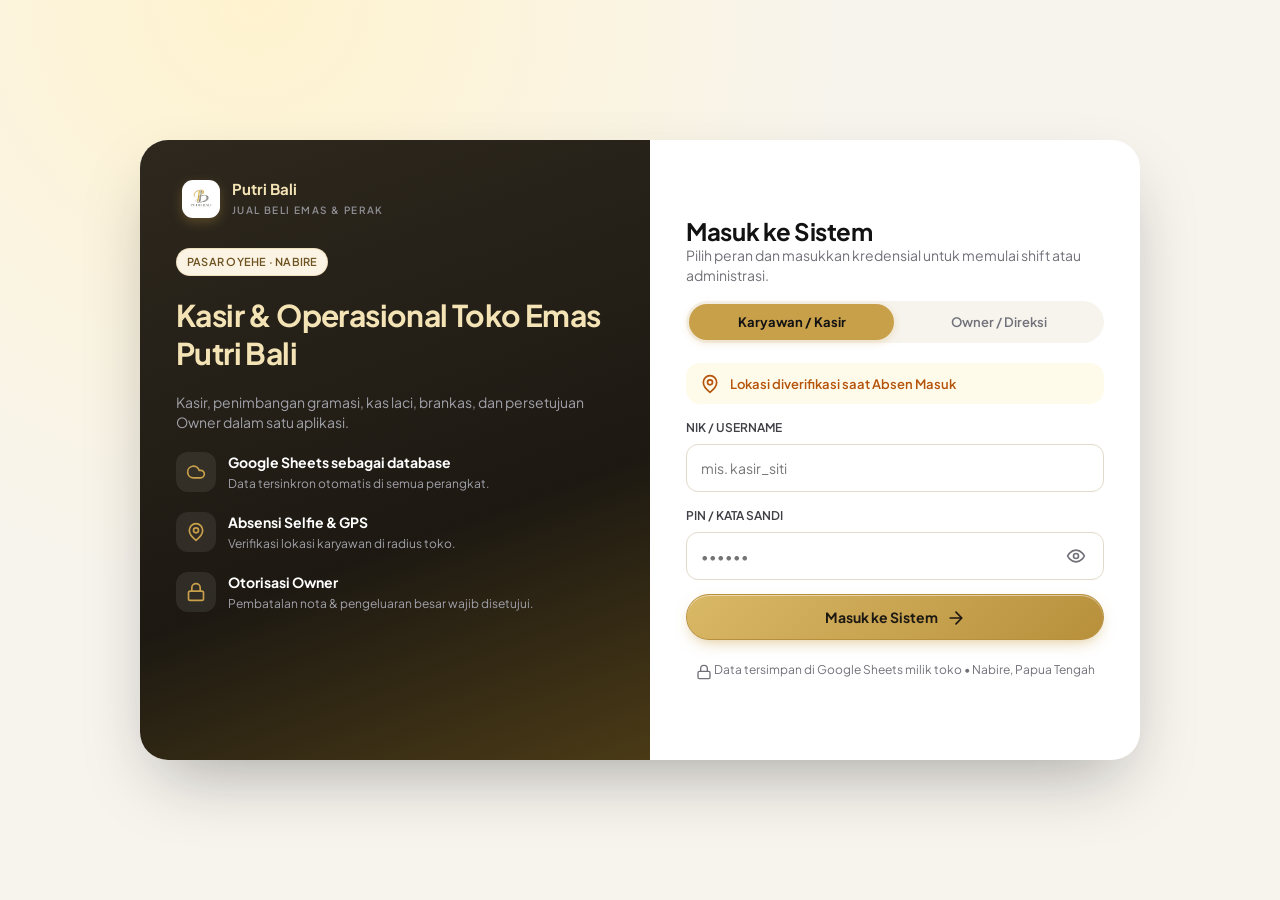
<file: index.html>
<!DOCTYPE html>
<html lang="id">
<head>
<meta charset="UTF-8">
<meta name="viewport" content="width=device-width, initial-scale=1, viewport-fit=cover">
<meta http-equiv="X-UA-Compatible" content="IE=edge">
<meta name="theme-color" content="#1c1813">
<title>Putri Bali POS — Kasir &amp; Operasional Toko Emas &amp; Perak Putri Bali, Nabire</title>

<!-- SEO Meta Tags -->
<meta name="description" content="Sistem Kasir (POS) &amp; Manajemen Operasional Terintegrasi Toko Emas &amp; Perak Putri Bali Nabire, Papua Tengah. Mengelola transaksi penjualan perhiasan emas/perak, buyback, timbangan gramasi, kas laci POS, brankas vault, absensi GPS karyawan, dan database Google Sheets otomatis.">
<meta name="keywords" content="toko emas nabire, pos toko emas, kasir emas perak, putri bali nabire, toko emas pasar oyehe, aplikasi kasir perhiasan, buyback emas papua, pembukuan toko emas, kasir emas cloud, pos google sheets">
<meta name="author" content="Toko Emas &amp; Perak Putri Bali Nabire">
<meta name="robots" content="index, follow, max-image-preview:large, max-snippet:-1, max-video-preview:-1">
<link rel="canonical" href="https://dahnial.github.io/EMAS-POS/">

<!-- Open Graph / Facebook -->
<meta property="og:type" content="website">
<meta property="og:url" content="https://dahnial.github.io/EMAS-POS/">
<meta property="og:site_name" content="Putri Bali POS Nabire">
<meta property="og:title" content="Putri Bali POS — Sistem Kasir &amp; Manajemen Toko Emas &amp; Perak Nabire">
<meta property="og:description" content="Aplikasi kasir &amp; pembukuan toko emas &amp; perak modern berbasis cloud Google Apps Script &amp; Google Sheets. Cepat, aman, dan responsif di smartphone &amp; desktop.">
<meta property="og:image" content="https://dahnial.github.io/EMAS-POS/css/banner.png">
<meta property="og:locale" content="id_ID">

<!-- Twitter Card -->
<meta name="twitter:card" content="summary_large_image">
<meta name="twitter:url" content="https://dahnial.github.io/EMAS-POS/">
<meta name="twitter:title" content="Putri Bali POS — Sistem Kasir Toko Emas &amp; Perak Nabire">
<meta name="twitter:description" content="Manajemen kasir POS perhiasan emas/perak, gramasi, brankas, dan operasional toko terintegrasi.">
<meta name="twitter:image" content="https://dahnial.github.io/EMAS-POS/css/banner.png">

<!-- PWA & Mobile Web App Meta -->
<meta name="apple-mobile-web-app-capable" content="yes">
<meta name="apple-mobile-web-app-status-bar-style" content="black-translucent">
<meta name="apple-mobile-web-app-title" content="Putri Bali POS">
<meta name="mobile-web-app-capable" content="yes">
<meta name="application-name" content="Putri Bali POS">
<meta name="format-detection" content="telephone=no">

<!-- Favicon SVG Data URI -->
<link rel="icon" type="image/png" href="img/logo-putri-bali.png">
<link rel="apple-touch-icon" href="img/icon-180.png">
<link rel="manifest" href="manifest.webmanifest">
<meta name="mobile-web-app-capable" content="yes">
<meta name="apple-mobile-web-app-capable" content="yes">
<meta name="apple-mobile-web-app-title" content="Putri Bali POS">
<meta name="apple-mobile-web-app-status-bar-style" content="black-translucent">
<link rel="alternate icon" type="image/svg+xml" href="data:image/svg+xml,%3Csvg xmlns='http://www.w3.org/2000/svg' viewBox='0 0 24 24'%3E%3Cpath fill='%23F5B301' d='M6 3h12l4 6-10 13L2 9Z'/%3E%3Cpath fill='%239a6f00' d='M11 3 8 9l4 13 4-13-3-6'/%3E%3Cpath stroke='%23ffffff' stroke-width='1.5' fill='none' d='M2 9h20'/%3E%3C/svg%3E">

<!-- Google Fonts -->
<link rel="preconnect" href="https://fonts.googleapis.com">
<link rel="preconnect" href="https://fonts.gstatic.com" crossorigin>
<link href="https://fonts.googleapis.com/css2?family=Plus+Jakarta+Sans:wght@400;500;600;700;800&family=JetBrains+Mono:wght@400;500;700&display=swap" rel="stylesheet">

<!-- CSS Stylesheet -->
<link rel="preconnect" href="https://script.google.com">
<link rel="preconnect" href="https://script.googleusercontent.com">
<link rel="stylesheet" href="css/style.css?v=3.7">

<!-- Schema.org Structured Data (JSON-LD) -->
<script type="application/ld+json">
{
  "@context": "https://schema.org",
  "@graph": [
    {
      "@type": "JewelryStore",
      "@id": "https://dahnial.github.io/EMAS-POS/#store",
      "name": "Toko Emas & Perak Putri Bali",
      "description": "Toko perhiasan emas dan perak terpercaya di Nabire, Papua Tengah. Melayani jual beli perhiasan kadar 375, 700, 750, 24K, dan perak 925/999.",
      "url": "https://dahnial.github.io/EMAS-POS/",
      "address": {
        "@type": "PostalAddress",
        "addressLocality": "Nabire",
        "addressRegion": "Papua Tengah",
        "addressCountry": "ID"
      },
      "currenciesAccepted": "IDR",
      "paymentAccepted": "Cash, Bank Transfer, QRIS"
    },
    {
      "@type": "SoftwareApplication",
      "@id": "https://dahnial.github.io/EMAS-POS/#app",
      "name": "Putri Bali POS",
      "applicationCategory": "BusinessApplication",
      "operatingSystem": "All modern browsers (Desktop, Tablet, iOS, Android)",
      "offers": {
        "@type": "Offer",
        "price": "0",
        "priceCurrency": "IDR"
      }
    }
  ]
}
</script>
</head>
<body>

<div id="boot" class="boot"><div><img src="img/logo-putri-bali.png" alt="" class="boot-logo">PUTRI BALI</div></div>

<!-- ============ LOGIN (statis, tampil instan) ============ -->
<div id="view-login" class="hidden">
  <div class="lg">
    <div class="lg-l">
      <div class="brand"><div class="logo custom-logo"><img src="img/logo-putri-bali.png" alt="Putri Bali"></div><div><b>Putri Bali</b><small>JUAL BELI EMAS &amp; PERAK</small></div></div>
      <div><span class="pill gold" id="lg-cab">PASAR OYEHE · NABIRE</span></div>
      <h1>Kasir &amp; Operasional Toko Emas Putri Bali</h1>
      <p>Kasir, penimbangan gramasi, kas laci, brankas, dan persetujuan Owner dalam satu aplikasi.</p>
      <div class="feat"><div class="ico" data-ic="cloud"></div><div><b>Google Sheets sebagai database</b><small>Data tersinkron otomatis di semua perangkat.</small></div></div>
      <div class="feat"><div class="ico" data-ic="pin"></div><div><b>Absensi Selfie &amp; GPS</b><small>Verifikasi lokasi karyawan di radius toko.</small></div></div>
      <div class="feat"><div class="ico" data-ic="lock"></div><div><b>Otorisasi Owner</b><small>Pembatalan nota &amp; pengeluaran besar wajib disetujui.</small></div></div>
    </div>
    <div class="lg-r">
      <div class="lgm">
        <div class="brand"><div class="logo custom-logo"><img src="img/logo-putri-bali.png" alt="Putri Bali"></div><div><b id="lgm-nama">Toko Emas &amp; Perak Putri Bali</b><small>SISTEM KASIR &amp; OPERASIONAL</small></div></div>
        <div class="spot" style="margin-top:10px"><span data-ic="coin"></span><div><small style="color:#a1a1aa">Spot Emas 24K Nabire</small><br><b id="lgm-spot">-</b></div></div>
      </div>
      <h2>Masuk ke Sistem</h2>
      <p style="color:var(--mut);margin:4px 0 16px">Pilih peran dan masukkan kredensial untuk memulai shift atau administrasi.</p>
      <div class="seg fill" id="lg-role" style="margin-bottom:16px">
        <button type="button" class="on" data-role="KARYAWAN">Karyawan / Kasir</button>
        <button type="button" data-role="OWNER">Owner / Direksi</button>
      </div>
      <div class="gps warn" id="lg-gps"><span data-ic="pin"></span><span id="lg-gps-t">Memeriksa lokasi…</span></div>
      <form id="lg-form" autocomplete="on" novalidate>
        <div id="lg-err" class="err hidden"></div>
        <label class="fld"><span class="lb">NIK / USERNAME</span><input class="inp" id="lg-u" autocomplete="username" autocapitalize="none" placeholder="mis. kasir_siti"></label>
        <label class="fld"><span class="lb">PIN / KATA SANDI</span>
          <div class="pw"><input class="inp" id="lg-p" type="password" autocomplete="current-password" placeholder="••••••"><button type="button" class="eye" id="lg-eye" aria-label="Tampilkan sandi" data-ic="eye"></button></div>
        </label>
        <button class="btn pri blk" id="lg-go" type="submit">Masuk ke Sistem <span data-ic="arrow"></span></button>
        <div id="lg-google" class="lg-google hidden"><div class="lg-or"><span>atau</span></div><div id="lg-gbtn"></div><small id="lg-gstat">Gmail admin yang sudah masuk di HP/PC ini akan masuk otomatis.</small></div>
        <button class="btn gh blk pwa-btn hidden" type="button" data-a="pwainstall" style="margin-top:10px"><span data-ic="download"></span> Install Aplikasi di HP</button>
      </form>
      <div class="demo hidden" id="lg-demo"><span class="lbl">Akses cepat pengujian (demo mode)</span>
        <div class="row2"><button type="button" id="dm-k"><span data-ic="user" class="ic s"></span> Kasir</button><button type="button" id="dm-o"><span data-ic="shield"></span> Owner</button></div></div>
      <p style="text-align:center;margin-top:18px"><small><span data-ic="lock" class="ic s"></span> Data tersimpan di Google Sheets milik toko • Nabire, Papua Tengah</small></p>
    </div>
  </div>
</div>

<!-- ============ APLIKASI (SPA - navigasi 0ms) ============ -->
<div id="view-app" class="hidden">
  <div id="sidebar-backdrop" class="sidebar-backdrop" data-a="sbclose"></div>
  <aside id="sidebar"></aside>
  <div class="shell">
    <header id="topbar"></header>
    <main id="main">
      <section class="pg" id="pg-dashboard"></section>
      <section class="pg" id="pg-kasir"></section>
      <section class="pg" id="pg-stok"></section>
      <section class="pg" id="pg-kas"></section>
      <section class="pg" id="pg-brankas"></section>
      <section class="pg" id="pg-bank"></section>
      <section class="pg" id="pg-absensi"></section>
      <section class="pg" id="pg-piutang"></section>
      <section class="pg" id="pg-hutangemas"></section>
      <section class="pg" id="pg-approval"></section>
      <section class="pg" id="pg-laporan"></section>
      <section class="pg" id="pg-notif"></section>
      <section class="pg" id="pg-crm"></section>
      <section class="pg" id="pg-migrasi"></section>
      <section class="pg" id="pg-pengaturan"></section>
      <section class="pg" id="pg-backend"></section>
      <section class="pg" id="pg-menu"></section>
      <section class="pg" id="pg-profil_kasir"></section>
    </main>
  </div>
  <nav id="bnav"></nav>
  <button class="fab-quick" data-a="trxnew" data-v="PENJUALAN" aria-label="Transaksi POS Cepat" title="Transaksi Baru (+)" data-ic="plus"></button>
</div>

<div id="modal-root"></div>
<div id="toast-root" aria-live="polite"></div>
<div id="print-area"></div>
<div id="print-nota-area"></div>

<script src="js/config.js?v=3.7"></script>
<script src="js/api.js?v=3.7"></script>
<script src="js/app.js?v=3.7"></script>
</body>
</html>
</file>
<file: css/style.css>
/* ===== Putri Bali POS — Emas & Perak (tema dari logo & nota Putri Bali) ===== */
:root {
  --gold: #C9A04A;
  --gold-d: #6E5220;
  --gold-s: #FBF4E4;
  --ink: #121212;
  --obs: #1D1912;
  --obs2: #2B251B;
  --cv: #F7F4EE;
  --card: #ffffff;
  --ln: #ECE6DA;
  --ln2: #E2DACB;
  --mut: #71717A;
  --ok: #059669;
  --okb: #ECFDF5;
  --bad: #E11D48;
  --badb: #FFF1F2;
  --warn: #B45309;
  --warnb: #FFFBEB;
  --sh: 0 4px 20px -2px rgba(22, 22, 24, 0.05);
  --sh2: 0 10px 25px -4px rgba(0, 0, 0, 0.18);
  --sh-gold: 0 8px 24px -4px rgba(201, 160, 74, 0.45);
  --sb: env(safe-area-inset-bottom, 0px);
  --st: env(safe-area-inset-top, 0px);
}

* { box-sizing: border-box; margin: 0; padding: 0; }
html, body { height: 100%; }
body {
  font-family: 'Plus Jakarta Sans', system-ui, -apple-system, 'Segoe UI', Roboto, sans-serif;
  background: var(--cv);
  color: var(--ink);
  font-size: 14px;
  line-height: 20px;
  font-variant-numeric: tabular-nums;
  -webkit-tap-highlight-color: transparent;
  overflow-x: hidden;
}

button, input, select, textarea { font: inherit; color: inherit; }
button { cursor: pointer; border: 0; background: none; text-align: left; }
a { color: var(--gold-d); text-decoration: none; }
.hidden { display: none !important; }

/* SVG Icons */
.ic { width: 20px; height: 20px; fill: none; stroke: currentColor; stroke-width: 2; stroke-linecap: round; stroke-linejoin: round; flex: none; display: inline-block; vertical-align: middle; }
.ic.s { width: 16px; height: 16px; }
.ic.l { width: 24px; height: 24px; }
:focus-visible { outline: 2px solid var(--gold); outline-offset: 2px; }
small { font-size: 12px; line-height: 16px; color: var(--mut); }
b, .b { font-weight: 700; }
h1, h2, h3 { letter-spacing: -0.02em; }

/* Boot Loader */
.boot { position: fixed; inset: 0; background: var(--obs); display: grid; place-items: center; z-index: 99; color: var(--gold); font-weight: 800; letter-spacing: 0.2em; animation: boot-fade 0.4s ease 2.5s forwards; }
.boot i { display: block; width: 44px; height: 44px; border-radius: 12px; background: linear-gradient(135deg, #C9A04A, #6E5220); margin: 0 auto 14px; animation: pl 1s infinite alternate; }
@keyframes pl { to { transform: scale(1.12); opacity: 0.7; } }
@keyframes boot-fade { to { opacity: 0; pointer-events: none; visibility: hidden; } }

/* Buttons */
.btn {
  display: inline-flex; align-items: center; justify-content: center; gap: 8px;
  min-height: 46px; padding: 0 20px; border-radius: 999px; font-weight: 700;
  border: 1px solid var(--ln2); background: #fff; transition: transform 0.08s, background 0.15s, box-shadow 0.15s;
  text-align: center; white-space: nowrap; user-select: none;
}
.btn:active { transform: scale(0.98); }
.btn.pri { background: var(--gold); border-color: var(--gold); color: var(--ink); box-shadow: inset 0 1px 0 rgba(255,255,255,0.5), 0 6px 16px -6px rgba(201, 160, 74,0.7); }
.btn.pri:hover { background: #B8903C; }
.btn.dk { background: var(--obs); border-color: var(--obs); color: #fff; }
.btn.dk:hover { background: #2B251B; }
.btn.gh { background: transparent; border-color: var(--ln2); }
.btn.gh:hover { background: #F4F4F5; }
.btn.bad { background: var(--badb); border-color: #fecdd3; color: var(--bad); }
.btn.bad:hover { background: #ffe4e6; }
.btn.sm { min-height: 36px; padding: 0 14px; font-size: 13px; }
.btn.xs { min-height: 28px; padding: 0 10px; font-size: 11px; }
.btn.blk { width: 100%; }
.btn[disabled] { opacity: 0.5; pointer-events: none; }

.ibtn { width: 44px; height: 44px; border-radius: 50%; display: grid; place-items: center; background: #fff; border: 1px solid var(--ln); position: relative; flex: none; transition: background 0.12s; }
.ibtn:hover { background: #f8f8f9; }
.dot { position: absolute; top: 6px; right: 6px; min-width: 16px; height: 16px; border-radius: 9px; background: var(--bad); color: #fff; font-size: 10px; font-weight: 700; display: grid; place-items: center; padding: 0 4px; }

/* Cards & Grid */
.card { background: var(--card); border: 1px solid var(--ln); border-radius: 20px; box-shadow: var(--sh); padding: 20px; }
.card h3 { font-size: 16px; line-height: 24px; font-weight: 700; }
.card .hd { display: flex; justify-content: space-between; align-items: center; gap: 12px; margin-bottom: 14px; flex-wrap: wrap; }
.grid { display: grid; gap: 20px; }
.g4 { grid-template-columns: repeat(4, 1fr); }
.g3 { grid-template-columns: repeat(3, 1fr); }
.g2 { grid-template-columns: repeat(2, 1fr); }
.dash2 { grid-template-columns: minmax(0, 2fr) minmax(0, 1fr); }

.kpi { position: relative; overflow: hidden; border-radius: 20px; transition: transform 0.12s, box-shadow 0.12s; }
.kpi:hover { transform: translateY(-2px); box-shadow: 0 10px 24px -4px rgba(22,22,24,0.08); }
.kpi .t { color: var(--mut); font-size: 12px; font-weight: 600; text-transform: uppercase; letter-spacing: 0.04em; }
.kpi .v { font-size: 26px; line-height: 34px; font-weight: 800; letter-spacing: -0.02em; margin: 6px 0 8px; }
.kpi .v small { font-size: 13px; font-weight: 600; }
.kpi .ci { position: absolute; top: 16px; right: 16px; width: 38px; height: 38px; border-radius: 50%; background: var(--cv); display: grid; place-items: center; color: var(--obs); }
.kpi.gold { background: linear-gradient(135deg, #ffffff 40%, var(--gold-s)); border-color: rgba(201, 160, 74,0.3); }

/* Badges & Tags */
.pill, .tag { display: inline-flex; align-items: center; gap: 4px; border-radius: 999px; font-size: 11px; font-weight: 600; padding: 3px 10px; background: var(--cv); color: var(--mut); letter-spacing: 0.02em; white-space: nowrap; }
.tag { border-radius: 6px; text-transform: uppercase; letter-spacing: 0.04em; font-size: 10px; padding: 2px 8px; }
.pill.ok, .tag.ok { background: var(--okb); color: var(--ok); }
.pill.bad, .tag.bad { background: var(--badb); color: var(--bad); }
.pill.warn, .tag.warn { background: var(--warnb); color: var(--warn); }
.pill.gold, .tag.gold { background: var(--gold-s); color: var(--gold-d); border: 1px solid rgba(201, 160, 74,0.25); }
.lbl { font-size: 11px; font-weight: 600; letter-spacing: 0.04em; text-transform: uppercase; color: var(--mut); }

/* Shell Layout */
#view-app { display: flex; min-height: 100vh; position: relative; }
#sidebar-backdrop { display: none; position: fixed; inset: 0; background: rgba(0,0,0,0.5); backdrop-filter: blur(4px); -webkit-backdrop-filter: blur(4px); z-index: 29; transition: opacity 0.2s; }
#sidebar {
  width: 260px; position: fixed; inset: 0 auto 0 0; background: var(--obs); color: #fff;
  display: flex; flex-direction: column; padding: 20px 16px; gap: 14px; z-index: 30; overflow-y: auto;
  transition: transform 0.25s ease;
}
.brand { display: flex; gap: 12px; align-items: center; padding: 4px 6px 10px; }
.logo { width: 38px; height: 38px; border-radius: 11px; background: linear-gradient(135deg, #C9A04A, #6E5220); display: grid; place-items: center; color: #1D1912; flex: none; box-shadow: 0 4px 12px rgba(201, 160, 74,0.3); }
.brand b { display: block; font-size: 15px; line-height: 18px; }
.brand small { color: #8E8E93; letter-spacing: 0.14em; font-size: 10px; font-weight: 600; }
.nav { display: flex; flex-direction: column; gap: 4px; }
.nv { display: flex; align-items: center; gap: 12px; height: 46px; padding: 0 16px; border-radius: 999px; color: #8E8E93; font-weight: 600; transition: background 0.12s, color 0.12s; width: 100%; }
.nv:hover { color: #fff; background: rgba(255, 255, 255, 0.06); }
.nv.on { background: var(--gold); color: #121212; font-weight: 700; box-shadow: 0 4px 14px rgba(201, 160, 74,0.35); }
.nv .cnt { margin-left: auto; background: var(--bad); color: #fff; border-radius: 9px; font-size: 10px; padding: 0 6px; min-width: 18px; text-align: center; }
.sbf { margin-top: auto; display: flex; flex-direction: column; gap: 10px; }
.sync { display: flex; align-items: center; gap: 8px; padding: 10px 12px; border-radius: 14px; background: rgba(255, 255, 255, 0.06); font-size: 12px; color: #d4d4d8; }
.sync i { width: 8px; height: 8px; border-radius: 50%; background: #34d399; flex: none; }
.sync.off i { background: #fb7185; }
.sync.run i { background: var(--gold); animation: pl 0.6s infinite alternate; }

.shell { margin-left: 260px; flex: 1; min-width: 0; display: flex; flex-direction: column; min-height: 100vh; }

/* Topbar Header */
#topbar {
  display: flex; align-items: center; justify-content: space-between; gap: 14px;
  padding: 16px 28px; position: sticky; top: 0; z-index: 20;
  background: rgba(246, 247, 249, 0.94);
  backdrop-filter: blur(12px); -webkit-backdrop-filter: blur(12px);
  border-bottom: 1px solid var(--ln);
}
#topbar .ttl { min-width: 170px; flex: 0 1 auto; }
#topbar .ttl b { font-size: 17px; line-height: 22px; font-weight: 800; display: block; white-space: nowrap; overflow: hidden; text-overflow: ellipsis; }
#topbar .ttl small { font-size: 12px; line-height: 16px; color: var(--mut); display: block; white-space: nowrap; overflow: hidden; text-overflow: ellipsis; margin-top: 1px; }

.topbar-actions { display: flex; align-items: center; gap: 10px; margin-left: auto; flex-shrink: 0; }
.chips { display: flex; gap: 8px; align-items: center; flex-wrap: nowrap; }
.chip { display: inline-flex; align-items: center; gap: 6px; border-radius: 999px; background: #fff; border: 1px solid var(--ln); padding: 6px 12px; font-size: 12px; font-weight: 600; white-space: nowrap; }
.chip.gold { background: var(--gold-s); border-color: #fde7a0; color: var(--gold-d); }
.me { display: flex; align-items: center; gap: 10px; flex-shrink: 0; padding: 4px 6px 4px 10px; border-radius: 999px; background: #fff; border: 1px solid var(--ln); transition: background 0.12s; }
.me:hover { background: #fafafb; }
.me .nm { text-align: right; line-height: 15px; }
.me .nm b { font-size: 13px; display: block; white-space: nowrap; }
.me .nm small { font-size: 11px; color: var(--mut); display: block; white-space: nowrap; }

/* STRICT AVATAR DIMENSIONS — Prevent Any Stretching/Distortion */
.av {
  position: relative !important;
  width: 40px !important;
  height: 40px !important;
  min-width: 40px !important;
  max-width: 40px !important;
  min-height: 40px !important;
  max-height: 40px !important;
  aspect-ratio: 1 / 1 !important;
  border-radius: 50% !important;
  background: linear-gradient(135deg, #C9A04A, #6E5220);
  color: #fff;
  display: grid !important;
  place-items: center !important;
  font-weight: 700;
  border: 2px solid #fff;
  box-shadow: var(--sh);
  flex: 0 0 40px !important;
  flex-shrink: 0 !important;
  flex-grow: 0 !important;
  overflow: hidden !important;
  font-size: 13px;
  line-height: 1 !important;
  align-self: center !important;
  box-sizing: border-box !important;
}
.av.karyawan { background: linear-gradient(135deg, #3f3f46, #18181b); }
.av.owner { background: linear-gradient(135deg, #C9A04A, #6E5220); }
.av.sm {
  width: 32px !important;
  height: 32px !important;
  min-width: 32px !important;
  max-width: 32px !important;
  min-height: 32px !important;
  max-height: 32px !important;
  flex: 0 0 32px !important;
  font-size: 11px;
  border-width: 1.5px;
}
.av.xs {
  width: 22px !important;
  height: 22px !important;
  min-width: 22px !important;
  max-width: 22px !important;
  min-height: 22px !important;
  max-height: 22px !important;
  flex: 0 0 22px !important;
  font-size: 9px;
  border-width: 1px;
}
.av.lg {
  width: 56px !important;
  height: 56px !important;
  min-width: 56px !important;
  max-width: 56px !important;
  min-height: 56px !important;
  max-height: 56px !important;
  flex: 0 0 56px !important;
  font-size: 20px;
  border-width: 3px;
}
.av img {
  width: 100% !important;
  height: 100% !important;
  object-fit: cover !important;
  display: block !important;
  border-radius: 50% !important;
}

.u-badge { display: inline-flex; align-items: center; gap: 8px; font-weight: 600; }
.u-badge .nm { font-size: 13px; line-height: 16px; }
.u-pill { display: inline-flex; align-items: center; gap: 6px; background: var(--cv); padding: 2px 8px 2px 3px; border-radius: 999px; font-size: 11px; font-weight: 600; color: var(--ink); border: 1px solid var(--ln); }

/* Quick Action Floating Button */
.fab-quick {
  position: fixed; right: 28px; bottom: 28px; z-index: 45;
  width: 56px; height: 56px; border-radius: 50%;
  background: var(--gold); color: var(--ink); display: grid; place-items: center;
  box-shadow: var(--sh-gold), 0 2px 8px rgba(0,0,0,0.12);
  border: 2px solid #fff; transition: transform 0.12s, box-shadow 0.12s;
}
.fab-quick:hover { transform: scale(1.06); box-shadow: 0 12px 30px -4px rgba(201, 160, 74,0.8); }
.fab-quick:active { transform: scale(0.94); }

/* Main Content Area */
main { padding: 20px 28px 48px; flex: 1; }
.pg { display: none; }
.pg.on { display: block; animation: fi 0.15s ease-out; }
@keyframes fi { from { opacity: 0.3; transform: translateY(4px); } to { opacity: 1; transform: translateY(0); } }

.ph { display: flex; justify-content: space-between; align-items: center; gap: 14px; margin-bottom: 20px; flex-wrap: wrap; }
.ph h1 { font-size: 26px; line-height: 34px; font-weight: 800; color: var(--ink); letter-spacing: -0.02em; }
.ph p { color: var(--mut); margin-top: 2px; }

/* Modern Hero Welcome Banner (Dashboard) */
.welcome-hero {
  background: linear-gradient(135deg, #ffffff 0%, #fffdf8 55%, #FBF4E4 100%);
  border: 1px solid rgba(201, 160, 74, 0.35);
  border-radius: 22px;
  box-shadow: 0 8px 24px -6px rgba(201, 160, 74, 0.16), 0 2px 8px rgba(0,0,0,0.03);
  padding: 22px 26px;
  display: flex;
  align-items: center;
  justify-content: space-between;
  gap: 20px;
  margin-bottom: 22px;
  flex-wrap: wrap;
}
.wh-profile { display: flex; align-items: center; gap: 18px; flex: 1; min-width: 240px; }
.wh-av-wrap { position: relative; flex: 0 0 56px; width: 56px; height: 56px; }
.wh-dot { position: absolute; bottom: 2px; right: 2px; width: 13px; height: 13px; border-radius: 50%; background: #10b981; border: 2px solid #fff; box-shadow: 0 1px 3px rgba(0,0,0,0.2); }
.wh-info { flex: 1; min-width: 0; }
.wh-badges { display: flex; align-items: center; gap: 8px; margin-bottom: 5px; flex-wrap: wrap; }
.wh-info h1 { font-size: 24px; line-height: 32px; font-weight: 800; color: var(--ink); letter-spacing: -0.02em; }
.wh-info p { font-size: 13px; color: var(--mut); line-height: 18px; margin-top: 2px; }
.wh-actions { display: flex; align-items: center; gap: 10px; flex-wrap: wrap; }

#bnav { display: none; }
#sb-toggle { display: none; }

/* List rows */
.tr { display: flex; align-items: center; gap: 12px; width: 100%; padding: 12px 6px; border-bottom: 1px solid #F1F1F4; min-height: 56px; transition: background 0.1s; }
.tr:last-child { border-bottom: 0; }
.tr:hover { background: #FAFAFB; border-radius: 8px; }
.ico { width: 44px; height: 44px; border-radius: 14px; background: var(--cv); display: grid; place-items: center; color: var(--gold-d); flex: none; }
.ico.bad { background: var(--badb); color: var(--bad); }
.ico.ok { background: var(--okb); color: var(--ok); }
.ico.gold { background: var(--gold-s); color: var(--gold-d); }
.tm { flex: 1; min-width: 0; }
.tm b { display: block; white-space: nowrap; overflow: hidden; text-overflow: ellipsis; }
.tm small { display: flex; gap: 6px; align-items: center; flex-wrap: wrap; }
.ta { text-align: right; flex: none; }
.ta b { display: block; font-weight: 700; }
.ta.neg b { color: var(--bad); }
.empty { text-align: center; color: var(--mut); padding: 28px 10px; }

/* Quick Tiles */
.tiles { display: grid; grid-template-columns: repeat(4, 1fr); gap: 12px; }
.tile { display: flex; flex-direction: column; align-items: center; gap: 8px; padding: 16px 8px; min-height: 92px; border-radius: 18px; background: #fff; border: 1px solid var(--ln); font-weight: 600; font-size: 13px; text-align: center; transition: transform 0.08s, box-shadow 0.12s; }
.tile:active { transform: scale(0.97); }
.tile:hover { box-shadow: 0 4px 14px rgba(0,0,0,0.06); }
.tile .ico { width: 48px; height: 48px; border-radius: 50%; }
.tile.pri { background: var(--gold); border-color: var(--gold); box-shadow: 0 4px 14px rgba(201, 160, 74,0.3); }
.tile.pri .ico { background: rgba(255, 255, 255, 0.55); color: var(--ink); }

/* Bars Chart */
.bars { display: flex; align-items: flex-end; gap: 6px; height: 210px; padding-top: 34px; position: relative; }
.bc { flex: 1; display: flex; flex-direction: column; align-items: center; gap: 6px; height: 100%; justify-content: flex-end; position: relative; min-width: 0; }
.bc .bw { width: 100%; display: flex; align-items: flex-end; gap: 2px; flex: 1; justify-content: center; }
.bc .b1 { width: min(26px, 60%); background: var(--gold); border-radius: 8px 8px 3px 3px; min-height: 3px; transition: height 0.25s; }
.bc .b2 { width: min(10px, 30%); background: #D4D4D8; border-radius: 5px 5px 2px 2px; min-height: 3px; }
.bc.z .b1 { background: #F4F5F7; }
.bc small { font-size: 10px; }
.bc .tip { display: none; position: absolute; bottom: calc(100% - 28px); left: 50%; transform: translateX(-50%); background: var(--obs); color: #fff; border-radius: 12px; padding: 8px 12px; font-size: 11px; white-space: nowrap; z-index: 5; box-shadow: var(--sh2); line-height: 16px; }
.bc:hover .tip, .bc:focus .tip, .bc.sel .tip { display: block; }
.bc.sel .b1, .bc:hover .b1 { background: #A9852F; }
.seg { display: inline-flex; background: var(--cv); border-radius: 999px; padding: 3px; gap: 2px; flex-wrap: wrap; }
.seg button { border-radius: 999px; padding: 0 14px; min-height: 36px; font-weight: 600; font-size: 13px; color: var(--mut); text-align: center; }
.seg button.on { background: var(--gold); color: var(--ink); font-weight: 700; box-shadow: 0 2px 8px rgba(201, 160, 74,0.3); }
.seg.w button { flex: 1; }
.seg.fill { display: flex; }
.seg.fill button { flex: 1; }
.legend { display: flex; gap: 16px; font-size: 12px; color: var(--mut); flex-wrap: wrap; margin-top: 10px; }
.legend i { display: inline-block; width: 10px; height: 10px; border-radius: 50%; margin-right: 6px; }
.mini { background: var(--cv); border-radius: 16px; padding: 14px; }
.mini .big { font-size: 26px; font-weight: 700; letter-spacing: -0.02em; line-height: 34px; }
.track { height: 8px; background: #E4E4E7; border-radius: 6px; overflow: hidden; margin: 8px 0; }
.track i { display: block; height: 100%; background: var(--gold); border-radius: 6px; }

/* Dark card banner */
.dark { background: var(--obs); color: #fff; border-radius: 20px; padding: 20px; display: flex; align-items: center; gap: 14px; box-shadow: var(--sh2); }
.dark .coin { width: 44px; height: 44px; border-radius: 50%; background: var(--gold); color: #1D1912; display: grid; place-items: center; flex: none; }
.dark small { color: #a1a1aa; letter-spacing: 0.04em; }
.dark b { font-size: 17px; display: block; margin-top: 2px; }

/* Table */
.tbw { overflow-x: auto; margin: 0 -4px; -webkit-overflow-scrolling: touch; }
table { width: 100%; border-collapse: collapse; min-width: 520px; }
th { font-size: 11px; font-weight: 600; letter-spacing: 0.04em; text-transform: uppercase; color: var(--mut); text-align: left; padding: 10px; white-space: nowrap; border-bottom: 2px solid var(--ln); }
td { padding: 12px 10px; border-top: 1px solid #F1F1F4; vertical-align: middle; }
td.r, th.r { text-align: right; }

/* Forms */
.fld { display: block; margin-bottom: 14px; }
.fld .lb { display: block; font-size: 12px; font-weight: 600; margin-bottom: 6px; color: #3f3f46; }
.inp { width: 100%; min-height: 48px; border: 1px solid var(--ln2); border-radius: 12px; padding: 10px 14px; background: #fff; transition: box-shadow 0.15s, border-color 0.15s; }
textarea.inp { min-height: 76px; resize: vertical; }
.inp:focus { outline: 0; border-color: var(--gold); box-shadow: 0 0 0 3px rgba(201, 160, 74, 0.3); }
.adorn { position: relative; }
.adorn .inp { padding-right: 54px; }
.adorn b { position: absolute; right: 14px; top: 50%; transform: translateY(-50%); color: var(--mut); font-size: 13px; }
.fld small { display: block; margin-top: 4px; }
.row2 { display: grid; grid-template-columns: 1fr 1fr; gap: 12px; }
.pw { position: relative; }
.pw .eye { position: absolute; right: 6px; top: 2px; width: 44px; height: 44px; display: grid; place-items: center; color: var(--mut); }
.err { background: var(--badb); color: var(--bad); border-radius: 12px; padding: 10px 14px; font-weight: 600; font-size: 13px; margin-bottom: 12px; }
.chk { display: flex; gap: 10px; align-items: center; min-height: 44px; font-weight: 500; }
.chk input { width: 20px; height: 20px; accent-color: #1D1912; }

/* Modal & Dialog */
#modal-root { position: fixed; inset: 0; z-index: 60; pointer-events: none; }
.bd { position: absolute; inset: 0; background: rgba(18, 18, 20, 0.45); backdrop-filter: blur(12px); -webkit-backdrop-filter: blur(12px); pointer-events: auto; display: flex; align-items: center; justify-content: center; padding: 16px; animation: fi 0.12s; }
.md { background: #fff; border-radius: 24px; width: min(620px, 100%); max-height: calc(100% - 16px); display: flex; flex-direction: column; box-shadow: var(--sh2); overflow: hidden; animation: up 0.16s ease-out; }
@keyframes up { from { transform: translateY(14px); opacity: 0.5; } }
.md .mh { display: flex; justify-content: space-between; align-items: center; gap: 12px; padding: 20px 24px 12px; border-bottom: 1px solid var(--ln); }
.md .mh h2 { font-size: 19px; line-height: 26px; font-weight: 800; }
.md .mb { padding: 16px 24px 24px; overflow-y: auto; -webkit-overflow-scrolling: touch; }

/* Toast */
#toast-root { position: fixed; top: calc(16px + var(--st)); left: 50%; transform: translateX(-50%); z-index: 90; display: flex; flex-direction: column; gap: 8px; width: min(420px, calc(100% - 24px)); pointer-events: none; }
.toast { background: var(--obs); color: #fff; border-radius: 14px; padding: 12px 18px; font-weight: 600; box-shadow: var(--sh2); display: flex; gap: 10px; align-items: center; animation: up 0.15s; border: 1px solid rgba(255,255,255,0.1); }
.toast.err { background: #9f1239; }
.toast.ok .ic { color: #34d399; }

/* Login Page */
#view-login { min-height: 100vh; display: flex; align-items: center; justify-content: center; padding: 24px; background: radial-gradient(circle at 20% 0, #fff3cf, transparent 45%), var(--cv); }
.lg { display: flex; width: min(1000px, 100%); border-radius: 28px; overflow: hidden; box-shadow: 0 30px 70px -20px rgba(22, 22, 24, 0.35); background: #fff; min-height: 620px; }
.lg-l { flex: 1.05; background: linear-gradient(160deg, #2E281E, #1D1912 70%, #4A3A16); color: #fff; padding: 36px; display: flex; flex-direction: column; gap: 20px; }
.lg-l h1 { font-size: 30px; line-height: 38px; }
.lg-l p { color: #a1a1aa; }
.feat { display: flex; gap: 12px; align-items: flex-start; }
.feat .ico { background: rgba(255, 255, 255, 0.08); color: var(--gold); width: 40px; height: 40px; border-radius: 12px; }
.feat b { display: block; }
.feat small { color: #a1a1aa; }
.spot { background: rgba(255, 255, 255, 0.07); border-radius: 16px; padding: 12px 16px; display: flex; align-items: center; gap: 12px; }
.spot b { color: var(--gold); font-size: 18px; }
.lg-r { flex: 1; padding: 36px; display: flex; flex-direction: column; justify-content: center; }
.lg-r h2 { font-size: 24px; }
.demo { background: #F4F2FD; border-radius: 16px; padding: 14px; margin-top: 14px; }
.demo .row2 { margin-top: 8px; }
.demo button { background: #fff; border-radius: 12px; padding: 10px 12px; font-weight: 600; min-height: 48px; border: 1px solid var(--ln2); }
.gps { display: flex; gap: 10px; align-items: center; padding: 10px 14px; border-radius: 14px; background: var(--okb); color: #065f46; font-weight: 600; font-size: 13px; margin: 4px 0 14px; }
.gps.warn { background: var(--warnb); color: var(--warn); }

/* ============ PENGATURAN STRUK & THERMAL RECEIPT STYLES ============ */
.struk-preview-box {
  background: #2E281E;
  border-radius: 16px;
  padding: 24px 16px;
  display: flex;
  flex-direction: column;
  align-items: center;
  box-shadow: inset 0 2px 6px rgba(0,0,0,0.4);
}
.struk-paper {
  background: #ffffff;
  color: #121212;
  font-family: 'JetBrains Mono', 'Courier New', monospace;
  font-size: 12px;
  line-height: 16px;
  padding: 22px 18px 26px;
  border-radius: 4px;
  box-shadow: 0 10px 30px rgba(0,0,0,0.35);
  position: relative;
  white-space: pre-wrap;
  word-break: break-word;
  user-select: text;
  box-sizing: border-box;
}
.struk-paper.w58 { width: 100%; max-width: 320px; font-size: 11.5px; line-height: 15.5px; }
.struk-paper.w80 { width: 100%; max-width: 460px; font-size: 12.5px; line-height: 17px; }

/* Efek kertas struk termal gerigi bawah (sawtooth / tear edge) */
.struk-paper::after {
  content: '';
  position: absolute;
  left: 0; right: 0; bottom: -8px;
  height: 8px;
  background: radial-gradient(circle, transparent, transparent 50%, #ffffff 50%, #ffffff 100%);
  background-size: 10px 10px;
}

.struk {
  font-family: 'JetBrains Mono', 'Courier New', monospace;
  font-size: 12px;
  line-height: 17px;
  background: #fffef8;
  border: 1px dashed #d4d4d8;
  border-radius: 12px;
  padding: 16px;
  white-space: pre-wrap;
  word-break: break-word;
}

#print-area, #print-nota-area { display: none; }

/* ============ NOTA TOKO RESMI PUTRI BALI ============ */
.nota-toko-doc {
  position: relative;
  background-color: #ffffff;
  color: #111827;
  font-family: 'Plus Jakarta Sans', Arial, Helvetica, sans-serif;
  padding: 18px 24px;
  border: 1.5px solid #a87938;
  border-radius: 6px;
  box-sizing: border-box;
  width: 100%;
  max-width: 820px;
  margin: 0 auto;
}
.nota-toko-doc.with-watermark {
  background-image: url("data:image/svg+xml,%3Csvg xmlns='http://www.w3.org/2000/svg' width='160' height='36' viewBox='0 0 160 36'%3E%3Ctext x='50%25' y='60%25' text-anchor='middle' font-family='Arial, sans-serif' font-weight='700' font-size='16' fill='%239ca3af' fill-opacity='0.22'%3EPUTRI BALI%3C/text%3E%3C/svg%3E");
  background-repeat: repeat;
}
.nota-toko-doc.no-watermark {
  background-image: none !important;
}
.nota-header {
  display: flex;
  justify-content: space-between;
  align-items: flex-start;
  gap: 16px;
  margin-bottom: 12px;
}
.nota-brand {
  display: flex;
  align-items: center;
  gap: 14px;
  flex: 1;
}
.nota-logo {
  width: 76px;
  height: 76px;
  object-fit: contain;
  flex-shrink: 0;
}
.nota-store-info {
  display: flex;
  flex-direction: column;
}
.nota-toko-sub {
  font-size: 13px;
  font-weight: 700;
  letter-spacing: 1.5px;
  color: #1f2937;
  line-height: 1.1;
}
.nota-toko-name {
  font-size: 26px;
  font-weight: 900;
  letter-spacing: 0.5px;
  color: #8c6023;
  line-height: 1.1;
  font-family: 'Times New Roman', serif, 'Plus Jakarta Sans';
}
.nota-toko-tag {
  font-size: 11px;
  font-weight: 800;
  letter-spacing: 0.5px;
  color: #111827;
  margin-top: 2px;
}
.nota-toko-contact {
  display: flex;
  flex-direction: column;
  gap: 1.5px;
  font-size: 9.5px;
  color: #374151;
  font-weight: 600;
  margin-top: 3px;
}
.nota-toko-contact span {
  display: inline-flex;
  align-items: center;
  gap: 4px;
}
.nota-meta {
  width: 250px;
  flex-shrink: 0;
  font-size: 11px;
  line-height: 1.45;
  color: #1f2937;
}
.nota-meta-row {
  display: flex;
  align-items: baseline;
}
.nota-meta-row span:first-child {
  width: 65px;
  font-weight: 600;
}
.nota-meta-row .dots {
  flex: 1;
  font-weight: 500;
}
.nota-meta-row.nota-no-row {
  margin-top: 2px;
  font-size: 12px;
}
.nota-meta-row.nota-no-row span:first-child {
  font-weight: 800;
}
.nota-meta-row.nota-no-row .dots {
  font-weight: 800;
  color: #8c6023;
}
.nota-table {
  width: 100%;
  border-collapse: collapse;
  margin-bottom: 8px;
  font-size: 11px;
}
.nota-table th {
  background-color: #9e6f30;
  color: #ffffff;
  padding: 6px 8px;
  font-size: 10.5px;
  font-weight: 800;
  letter-spacing: 0.5px;
  border: 1px solid #7c5421;
}
.nota-table td {
  padding: 5px 8px;
  border: 1px solid #c5b497;
  background-color: rgba(255, 255, 255, 0.7);
  vertical-align: middle;
  height: 22px;
}
.nota-calc-row {
  display: flex;
  justify-content: space-between;
  align-items: stretch;
  gap: 12px;
  margin-bottom: 12px;
}
.nota-terbilang-box {
  flex: 1;
  background-color: #e8e3d8;
  border: 1px solid #c5b497;
  border-radius: 4px;
  padding: 6px 10px;
  display: flex;
  align-items: center;
  gap: 8px;
}
.terbilang-lbl {
  font-weight: 700;
  font-size: 11px;
  color: #374151;
  white-space: nowrap;
}
.terbilang-val {
  font-weight: 700;
  font-style: italic;
  font-size: 11.5px;
  color: #1f2937;
}
.nota-total-box {
  width: 240px;
  border: 1.5px solid #7c5421;
  border-radius: 4px;
  background-color: #fff;
  padding: 6px 12px;
  display: flex;
  justify-content: space-between;
  align-items: center;
}
.total-lbl {
  font-size: 12px;
  font-weight: 800;
  color: #111827;
}
.total-val {
  font-size: 15px;
  font-weight: 800;
  color: #8c6023;
}
.nota-footer {
  display: flex;
  justify-content: space-between;
  align-items: flex-start;
  gap: 16px;
}
.nota-perhatian {
  flex: 1;
  font-size: 9.5px;
  line-height: 1.35;
  color: #1f2937;
}
.perhatian-title {
  font-weight: 800;
  margin-bottom: 2px;
  color: #111827;
}
.perhatian-list {
  margin: 0 0 6px 16px;
  padding: 0;
}
.perhatian-list li {
  margin-bottom: 1px;
}
.nota-thanks {
  font-size: 12px;
  font-weight: 800;
  font-style: italic;
  color: #8c6023;
  margin-top: 4px;
}
.nota-signature {
  width: 180px;
  text-align: center;
  display: flex;
  flex-direction: column;
  align-items: center;
}
.sig-title {
  font-size: 11px;
  font-weight: 700;
  color: #1f2937;
  margin-bottom: 2px;
}
.sig-stamp-box {
  width: 80px;
  height: 80px;
  margin: 2px auto;
  position: relative;
  display: flex;
  align-items: center;
  justify-content: center;
}
.nota-stamp-img {
  width: 100%;
  height: 100%;
  object-fit: contain;
  opacity: 0.85;
}
.sig-name {
  font-size: 10.5px;
  font-weight: 600;
  color: #374151;
  border-top: 1px dotted #9ca3af;
  padding-top: 2px;
  width: 100%;
}

/* ============ LAPORAN REKAP RATA-RATA HARGA ============ */
/* Tag Metal untuk Transaksi: Emas (Gold), Perak (Silver), Jasa, Operasional */
.tag-metal {
  display: inline-flex;
  align-items: center;
  gap: 4px;
  font-size: 10.5px;
  font-weight: 800;
  padding: 2px 7px;
  border-radius: 6px;
  text-transform: uppercase;
  letter-spacing: 0.4px;
  line-height: 14px;
  vertical-align: middle;
}
.tag-metal.gold-metal {
  background: #FFF7ED;
  background: linear-gradient(135deg, #FEF3C7 0%, #FDE68A 100%);
  color: #92400E;
  border: 1px solid #F59E0B;
  box-shadow: 0 1px 2px rgba(245, 158, 11, 0.18);
}
.tag-metal.gold-metal .ic { stroke: #B45309; }
.tag-metal.silver-metal {
  background: #F8FAFC;
  background: linear-gradient(135deg, #F1F5F9 0%, #E2E8F0 100%);
  color: #334155;
  border: 1px solid #94A3B8;
  box-shadow: 0 1px 2px rgba(148, 163, 184, 0.18);
}
.tag-metal.silver-metal .ic { stroke: #475569; }
.tag-metal.jasa-metal {
  background: #F0F9FF;
  color: #0369A1;
  border: 1px solid #7DD3FC;
}
.tag-metal.ops-metal {
  background: #FFF1F2;
  color: #BE123C;
  border: 1px solid #FDA4AF;
}

/* Rekap Rata-Rata Harga per Gram - Tampilan Elegan Terang Sesuai Tema Web */
.rep-avg-grid {
  display: grid;
  grid-template-columns: repeat(4, 1fr);
  gap: 12px;
  margin: 14px 0;
}
.rep-avg-card {
  background: #ffffff;
  border: 1px solid var(--ln2, #E4E4E7);
  border-radius: 14px;
  padding: 14px 16px;
  display: flex;
  flex-direction: column;
  gap: 6px;
  position: relative;
  overflow: hidden;
  box-shadow: 0 2px 8px rgba(0, 0, 0, 0.04);
  transition: transform 0.15s ease, box-shadow 0.15s ease;
}
.rep-avg-card:hover {
  transform: translateY(-2px);
  box-shadow: 0 6px 16px rgba(0, 0, 0, 0.08);
}
.rep-avg-card.emas {
  border-color: rgba(201, 160, 74, 0.45);
  background: linear-gradient(150deg, #ffffff 65%, #FFFBEB 100%);
}
.rep-avg-card.perak {
  border-color: rgba(148, 163, 184, 0.45);
  background: linear-gradient(150deg, #ffffff 65%, #F8FAFC 100%);
}
.rep-avg-hd {
  display: flex;
  justify-content: space-between;
  align-items: center;
}
.rep-avg-title {
  font-size: 12px;
  font-weight: 700;
  text-transform: uppercase;
  letter-spacing: 0.5px;
  color: var(--mut, #71717A);
}
.rep-avg-badge {
  font-size: 10px;
  font-weight: 700;
  padding: 2px 7px;
  border-radius: 20px;
}
.rep-avg-badge.jual { background: #ECFDF5; color: #059669; border: 1px solid #A7F3D0; }
.rep-avg-badge.bb { background: #FFFBEB; color: #D97706; border: 1px solid #FDE68A; }
.rep-avg-main {
  font-size: 18px;
  font-weight: 800;
  color: var(--ink, #121212);
  line-height: 1.2;
}
.rep-avg-sub {
  font-size: 11.5px;
  color: var(--mut, #71717A);
  font-weight: 500;
}
.rep-avg-rate {
  margin-top: 4px;
  padding-top: 6px;
  border-top: 1px dashed var(--ln, #EDEDF0);
  display: flex;
  justify-content: space-between;
  align-items: center;
}
.rep-avg-rate-lbl {
  font-size: 11px;
  font-weight: 600;
  color: var(--mut, #71717A);
}
.rep-avg-rate-val {
  font-size: 13.5px;
  font-weight: 800;
  color: #B45309;
  font-family: 'JetBrains Mono', monospace;
}
@media (max-width: 991px) {
  .rep-avg-grid {
    grid-template-columns: repeat(2, 1fr);
  }
}
@media (max-width: 540px) {
  .rep-avg-grid {
    grid-template-columns: 1fr;
  }
}


@media print {
  body * { visibility: hidden !important; }
  #print-area, #print-area * { visibility: visible !important; }
  #print-nota-area, #print-nota-area * { visibility: visible !important; }
  #print-area {
    display: block !important;
    position: absolute;
    left: 0; top: 0;
    margin: 0; padding: 2mm;
    font-family: 'JetBrains Mono', 'Courier New', monospace;
    white-space: pre-wrap;
    color: #000;
    background: #fff;
    box-sizing: border-box;
  }
  #print-area.p58 { width: 56mm; font-size: 11px; line-height: 14px; }
  #print-area.p80 { width: 78mm; font-size: 12.5px; line-height: 16px; }

  #print-nota-area {
    display: block !important;
    position: absolute;
    left: 0; top: 0;
    width: 100% !important;
    margin: 0;
    padding: 0;
    background: #fff !important;
    color: #000 !important;
    box-sizing: border-box;
  }
  #print-nota-area .nota-toko-doc {
    border: 1.5px solid #a87938 !important;
    max-width: 100% !important;
    box-shadow: none !important;
  }
  @page { margin: 8mm 6mm; size: auto; }
}

/* ============ RESPONSIVE LAYOUT (SMARTPHONE, TABLET, DESKTOP) ============ */
@media (max-width: 1199px) {
  .g4 { grid-template-columns: repeat(2, 1fr); }
  .dash2 { grid-template-columns: 1fr; }
  #topbar .desk-chip-extra { display: none; }
}

/* Utility Classes */
.desk-only { display: block; }
.mobile-only { display: none; }
.custom-logo { overflow: hidden; background: #fff !important; padding: 2px; }
.custom-logo img { width: 100%; height: 100%; object-fit: contain; border-radius: 9px; display: block; }

@media (max-width: 899px) {
  .desk-only { display: none !important; }
  .mobile-only { display: flex !important; }

  #sidebar {
    transform: translateX(-100%);
    box-shadow: 10px 0 30px rgba(0,0,0,0.5);
  }
  #sidebar.open {
    transform: translateX(0);
  }
  #sidebar-backdrop.open {
    display: block;
    opacity: 1;
  }
  .shell { margin-left: 0; }
  #topbar {
    padding: calc(10px + var(--st)) 16px 10px;
    background: rgba(255, 255, 255, 0.96);
    border-bottom: 1px solid var(--ln);
  }
  #sb-toggle { display: grid; }
  #topbar .desk, .desk { display: none !important; }
  .me .nm { display: none; }
  .me { padding: 3px; }
  
  .welcome-hero { padding: 16px; gap: 14px; }
  .wh-info h1 { font-size: 20px; line-height: 26px; }
  .wh-actions { width: 100%; justify-content: flex-start; }
  .wh-actions .btn { flex: 1; min-height: 42px; }

  /* Tombol floating di kanan bawah dihilangkan di smartphone sesuai permintaan */
  .fab-quick { display: none !important; }
  main { padding: 14px 16px calc(88px + var(--sb)); }
  
  /* Modern Bottom Navigation Bar (UI/UX Pro Max) */
  #bnav {
    display: flex; position: fixed; left: 0; right: 0; bottom: 0;
    background: rgba(255, 255, 255, 0.95);
    backdrop-filter: blur(20px); -webkit-backdrop-filter: blur(20px);
    border-top: 1px solid rgba(0, 0, 0, 0.08);
    padding: 6px 6px calc(6px + var(--sb));
    z-index: 35; justify-content: space-around; align-items: flex-end;
    box-shadow: 0 -4px 20px rgba(0,0,0,0.06);
    height: calc(58px + var(--sb));
    box-sizing: border-box;
  }
  
  .bnav-item {
    display: flex; flex-direction: column; align-items: center; justify-content: center;
    gap: 3px; min-width: 54px; height: 46px; border-radius: 12px;
    font-size: 10px; font-weight: 600; color: #71717A; text-align: center;
    position: relative; transition: transform 0.1s ease, color 0.15s ease;
    user-select: none;
  }
  .bnav-item:active { transform: scale(0.92); }
  .bnav-item.on { color: var(--ink); font-weight: 700; }
  .bnav-item.on .ic { stroke: var(--gold-d); stroke-width: 2.3; }
  .bnav-item.on::after {
    content: ''; position: absolute; bottom: -2px; width: 16px; height: 3px;
    background: var(--gold); border-radius: 999px;
  }
  .bnav-item .cnt {
    position: absolute; top: 1px; right: 8px; background: var(--bad);
    color: #fff; border-radius: 9px; font-size: 9px; padding: 0 5px; min-width: 14px;
  }

  /* Tombol Tengah Timbul (+ Transaksi) */
  .bnav-center-btn {
    display: flex; flex-direction: column; align-items: center; justify-content: flex-start;
    min-width: 60px; position: relative; margin-top: -24px;
    transition: transform 0.12s ease; cursor: pointer; border: 0; background: none;
    user-select: none;
  }
  .bnav-center-btn:active .bnav-circle-gold { transform: scale(0.92); }
  .bnav-circle-gold {
    width: 48px; height: 48px; border-radius: 50%;
    background: linear-gradient(135deg, #C9A04A 0%, #A9852F 100%);
    color: #121212; display: grid; place-items: center;
    box-shadow: 0 8px 20px -2px rgba(201, 160, 74, 0.65), 0 2px 6px rgba(0,0,0,0.12);
    border: 3px solid #ffffff; transition: transform 0.12s ease;
  }
  .bnav-center-btn span {
    font-size: 10px; font-weight: 700; color: #18181b; margin-top: 3px;
  }

  .g4, .g3 { grid-template-columns: repeat(2, 1fr); gap: 12px; }
  .g2 { grid-template-columns: 1fr; }
  .grid { gap: 14px; }
  .ph h1 { font-size: 22px; line-height: 28px; }
  .kpi .v { font-size: 22px; line-height: 30px; }
  .tiles { gap: 8px; }
  .tile { padding: 12px 4px; font-size: 12px; min-height: 84px; }
  .tile .ico { width: 42px; height: 42px; }
  .lg { flex-direction: column; min-height: 0; border-radius: 24px; }
  .lg-l { display: none; }
  .lg-r { padding: 24px 20px; }
  #view-login { padding: 14px; align-items: flex-start; }
  .md { border-radius: 24px 24px 0 0; width: 100%; max-height: 94%; }
  .bd { align-items: flex-end; padding: 0; }
  .row2 { grid-template-columns: 1fr 1fr; }
  .lgm { display: block !important; }
}

.lgm {
  display: none; background: linear-gradient(160deg, #2E281E, #1D1912 70%, #4A3A16);
  color: #fff; border-radius: 22px; padding: 20px; margin-bottom: 16px;
}
.lgm h1 { font-size: 22px; line-height: 28px; }
.lgm p { color: #a1a1aa; }

/* ============ LAPORAN & REKAP MOBILE RESPONSIVE STYLES ============ */
.rep-day-cards { display: flex; flex-direction: column; gap: 10px; width: 100%; }
.rep-day-card {
  background: #ffffff;
  border: 1px solid var(--ln);
  border-radius: 14px;
  padding: 12px 14px;
  display: flex;
  flex-direction: column;
  gap: 8px;
  box-shadow: 0 1px 3px rgba(0,0,0,0.03);
  transition: transform 0.1s ease, border-color 0.15s ease;
}
.rep-day-card:hover { border-color: rgba(201, 160, 74, 0.5); }
.rep-day-hd {
  display: flex;
  justify-content: space-between;
  align-items: center;
  border-bottom: 1px dashed var(--ln);
  padding-bottom: 7px;
}
.rep-day-date {
  font-weight: 700;
  font-size: 13px;
  color: var(--ink);
  display: inline-flex;
  align-items: center;
  gap: 6px;
}
.rep-day-stats {
  display: grid;
  grid-template-columns: repeat(3, 1fr);
  gap: 6px;
}
.rep-stat-col {
  display: flex;
  flex-direction: column;
  min-width: 0;
}
.rep-stat-col small {
  font-size: 10px;
  color: var(--mut);
  text-transform: uppercase;
  font-weight: 600;
  margin-bottom: 2px;
}
.rep-stat-col .val {
  font-size: 12px;
  font-weight: 700;
  white-space: nowrap;
  overflow: hidden;
  text-overflow: ellipsis;
}
.rep-stat-col .val-ok { color: #059669; }
.rep-stat-col .val-bb { color: #d97706; }
.rep-stat-col .val-op { color: #64748b; }

/* Payment Methods Breakdown */
.pay-meth-item {
  display: flex;
  flex-direction: column;
  gap: 6px;
  padding: 10px 0;
  border-bottom: 1px solid var(--ln);
}
.pay-meth-item:last-child { border-bottom: 0; padding-bottom: 0; }
.pay-meth-row {
  display: flex;
  justify-content: space-between;
  align-items: center;
  font-size: 13px;
}
.pay-bar-bg {
  width: 100%;
  height: 6px;
  background: var(--ln2);
  border-radius: 999px;
  overflow: hidden;
}
.pay-bar-fill {
  height: 100%;
  background: linear-gradient(90deg, #C9A04A 0%, #A9852F 100%);
  border-radius: 999px;
  transition: width 0.3s ease;
}

/* Logo Setting Preview */
.logo-setting-preview {
  width: 84px;
  height: 84px;
  border-radius: 18px;
  border: 2px dashed rgba(201, 160, 74, 0.5);
  background: #ffffff;
  display: grid;
  place-items: center;
  overflow: hidden;
  box-shadow: 0 2px 8px rgba(0,0,0,0.06);
  flex-shrink: 0;
}
.logo-setting-preview img {
  width: 100%;
  height: 100%;
  object-fit: contain;
  display: block;
}

/* ============ MULTI-PHOTO UPLOAD (KOTAK KECIL MAKS 3) ============ */
.photo-multi-wrap {
  margin: 12px 0 16px;
  background: #fbfbfb;
  border: 1px dashed var(--ln2);
  border-radius: 14px;
  padding: 12px 14px;
}
.photo-multi-hdr {
  display: flex;
  justify-content: space-between;
  align-items: center;
  margin-bottom: 8px;
}
.photo-grid-box {
  display: flex;
  flex-wrap: wrap;
  gap: 10px;
  align-items: center;
}
.photo-thumb-item {
  position: relative;
  width: 70px;
  height: 70px;
  border-radius: 12px;
  border: 2px solid var(--ln);
  overflow: hidden;
  background: #ffffff;
  box-shadow: 0 2px 6px rgba(0,0,0,0.06);
  flex-shrink: 0;
  transition: transform 0.1s ease;
}
.photo-thumb-item:hover {
  transform: translateY(-2px);
  border-color: var(--gold);
}
.photo-thumb-item img {
  width: 100%;
  height: 100%;
  object-fit: cover;
  display: block;
  cursor: pointer;
}
.photo-thumb-del {
  position: absolute;
  top: 3px;
  right: 3px;
  width: 20px;
  height: 20px;
  border-radius: 50%;
  background: #dc2626;
  color: #ffffff;
  border: 1.5px solid #ffffff;
  display: grid;
  place-items: center;
  cursor: pointer;
  font-size: 11px;
  font-weight: 800;
  line-height: 1;
  padding: 0;
  box-shadow: 0 1px 4px rgba(0,0,0,0.25);
  transition: transform 0.15s ease, background-color 0.15s;
}
.photo-thumb-del:hover {
  transform: scale(1.18);
  background: #991b1b;
}
.photo-add-wrap {
  display: flex;
  gap: 8px;
}
.photo-add-btn {
  width: 70px;
  height: 70px;
  border-radius: 12px;
  border: 1.5px dashed rgba(201, 160, 74, 0.7);
  background: #fffdf9;
  display: flex;
  flex-direction: column;
  align-items: center;
  justify-content: center;
  cursor: pointer;
  color: #71717a;
  font-size: 10px;
  font-weight: 600;
  gap: 4px;
  transition: all 0.15s ease;
}
.photo-add-btn:hover {
  border-color: var(--gold);
  color: var(--gold-d);
  background: #fff8e1;
  transform: translateY(-1px);
}

/* ============ TUKAR TAMBAH STYLES ============ */
.tt-section {
  border-radius: 14px;
  border: 1px solid var(--ln);
  padding: 14px;
  margin-bottom: 14px;
}
.tt-sec-baru {
  background: #fffdf9;
  border-left: 4px solid var(--gold);
}
.tt-sec-lama {
  background: #fffaf8;
  border-left: 4px solid #ea580c;
}
.tt-sec-sum {
  background: #f8f9fa;
  border-left: 4px solid #18181b;
}
.tt-summary-box {
  background: #ffffff;
  border: 1px solid var(--ln);
  border-radius: 12px;
  padding: 14px;
  margin-bottom: 14px;
}

/* ============ PENGAJUAN SAYA (RAPI & PROFESIONAL) ============ */
.ap-list {
  display: flex;
  flex-direction: column;
  gap: 10px;
}
.ap-card-item {
  background: #fafafc;
  border: 1px solid var(--ln);
  border-radius: 14px;
  padding: 12px 14px;
  transition: all .15s ease;
}
.ap-card-item:hover {
  background: #ffffff;
  border-color: var(--ln2);
  box-shadow: 0 4px 12px -2px rgba(0,0,0,0.04);
}
.ap-header {
  display: flex;
  justify-content: space-between;
  align-items: center;
  gap: 8px;
  margin-bottom: 8px;
}
.ap-meta {
  display: flex;
  align-items: center;
  gap: 8px;
  flex-wrap: wrap;
}
.ap-time {
  font-size: 11px;
  color: var(--mut);
  font-weight: 500;
}
.ap-body {
  margin-bottom: 6px;
}
.ap-desc {
  font-size: 13px;
  line-height: 1.5;
  color: var(--ink);
  margin-bottom: 4px;
  word-break: break-word;
}
.ap-pengaju {
  display: block;
  font-size: 11px;
  color: var(--mut);
  margin-top: 4px;
}
.ap-actions {
  display: flex;
  justify-content: flex-end;
  gap: 8px;
  margin-top: 10px;
  padding-top: 8px;
  border-top: 1px dashed var(--ln);
}

/* ============ HEADER USER POPOVER & PROFILE CARD ============ */
.user-popover-card {
  display: flex;
  flex-direction: column;
  gap: 16px;
}
.upop-hero {
  display: flex;
  align-items: center;
  gap: 16px;
  background: linear-gradient(135deg, rgba(201, 160, 74,0.08), rgba(0,0,0,0.02));
  border: 1px solid rgba(201, 160, 74,0.2);
  border-radius: 16px;
  padding: 16px;
}
.upop-avatar-box {
  position: relative;
  flex-shrink: 0;
}
.upop-img {
  width: 72px;
  height: 72px;
  border-radius: 50%;
  object-fit: cover;
  border: 3px solid var(--gold);
  box-shadow: var(--sh2);
  display: block;
}
.upop-av-fallback {
  width: 72px;
  height: 72px;
  border-radius: 50%;
  font-size: 26px;
  font-weight: 800;
  border: 3px solid var(--gold);
  box-shadow: var(--sh2);
  display: grid;
  place-items: center;
}
.upop-cam-badge {
  position: absolute;
  bottom: -2px;
  right: -2px;
  width: 26px;
  height: 26px;
  border-radius: 50%;
  background: var(--obs);
  color: var(--gold);
  border: 2px solid #fff;
  display: grid;
  place-items: center;
  cursor: pointer;
  box-shadow: 0 2px 6px rgba(0,0,0,0.25);
  transition: transform .15s ease;
}
.upop-cam-badge:hover {
  transform: scale(1.1);
}
.upop-details {
  flex: 1;
  min-width: 0;
}
.upop-name {
  font-size: 17px;
  font-weight: 800;
  letter-spacing: -0.01em;
  margin-bottom: 4px;
  white-space: nowrap;
  overflow: hidden;
  text-overflow: ellipsis;
}
.upop-badges {
  display: flex;
  gap: 6px;
  align-items: center;
  flex-wrap: wrap;
  margin-bottom: 4px;
}
.upop-uname {
  font-size: 12px;
  color: var(--mut);
}
.upop-actions {
  display: flex;
  flex-direction: column;
  gap: 8px;
}
.upop-btn {
  justify-content: flex-start;
  padding: 10px 14px;
  font-size: 13px;
  border-radius: 10px;
}
.upop-footer {
  margin-top: 4px;
  padding-top: 10px;
  border-top: 1px solid var(--ln);
}
.upop-logout-btn {
  justify-content: center;
  padding: 11px 16px;
  font-weight: 700;
  border-radius: 12px;
}

/* ============ HALAMAN PROFIL KASIR (MOBILE & DESKTOP) ============ */
.profil-kasir-wrap {
  display: flex;
  flex-direction: column;
  gap: 16px;
  max-width: 720px;
  margin: 0 auto;
}
.pk-hero-card {
  background: linear-gradient(135deg, #18181b 0%, #27272a 100%);
  color: #ffffff;
  border-radius: 20px;
  padding: 24px;
  box-shadow: var(--sh2);
  display: flex;
  align-items: center;
  gap: 18px;
  position: relative;
  overflow: hidden;
}
.pk-hero-card::after {
  content: '';
  position: absolute;
  right: -30px;
  top: -30px;
  width: 140px;
  height: 140px;
  border-radius: 50%;
  background: radial-gradient(circle, rgba(201, 160, 74,0.2) 0%, transparent 70%);
  pointer-events: none;
}
.pk-avatar-box {
  position: relative;
  flex-shrink: 0;
}
.pk-av-img {
  width: 84px;
  height: 84px;
  border-radius: 50%;
  object-fit: cover;
  border: 3px solid var(--gold);
  box-shadow: 0 4px 14px rgba(0,0,0,0.3);
}
.pk-av-fallback {
  width: 84px;
  height: 84px;
  border-radius: 50%;
  font-size: 32px;
  font-weight: 800;
  border: 3px solid var(--gold);
  display: grid;
  place-items: center;
  background: #3f3f46;
  color: #fff;
}
.pk-hero-info {
  flex: 1;
  min-width: 0;
}
.pk-hero-info h2 {
  font-size: 20px;
  font-weight: 800;
  margin-bottom: 4px;
}
.pk-meta-row {
  display: flex;
  gap: 8px;
  align-items: center;
  flex-wrap: wrap;
  margin-top: 6px;
}
.pk-card {
  background: var(--card);
  border: 1px solid var(--ln);
  border-radius: 16px;
  box-shadow: var(--sh);
  overflow: hidden;
}
.pk-card .hd {
  padding: 14px 18px;
  border-bottom: 1px solid var(--ln);
  display: flex;
  justify-content: space-between;
  align-items: center;
}
.pk-card .hd h3 {
  font-size: 15px;
  font-weight: 700;
}
.pk-menu-list {
  display: flex;
  flex-direction: column;
}
.pk-menu-item {
  display: flex;
  align-items: center;
  gap: 14px;
  padding: 14px 18px;
  border-bottom: 1px solid var(--ln);
  background: transparent;
  transition: background .12s ease;
  width: 100%;
}
.pk-menu-item:last-child {
  border-bottom: 0;
}
.pk-menu-item:hover {
  background: #fbfbfd;
}
.pk-menu-icon {
  width: 36px;
  height: 36px;
  border-radius: 10px;
  background: #f4f4f5;
  color: var(--ink);
  display: grid;
  place-items: center;
  flex-shrink: 0;
}
.pk-menu-icon.gold {
  background: var(--gold-s);
  color: var(--gold-d);
}
.pk-menu-text {
  flex: 1;
  min-width: 0;
}
.pk-menu-text b {
  display: block;
  font-size: 14px;
  color: var(--ink);
}
.pk-menu-text small {
  display: block;
  color: var(--mut);
  font-size: 12px;
}

/* ============ RESPONSIF SMARTPHONE TINGKAT LANJUT (ALL MENUS & PENGATURAN) ============ */
@media (max-width: 768px) {
  /* Halaman Header & Judul */
  .ph {
    flex-direction: column;
    align-items: flex-start !important;
    gap: 12px;
    margin-bottom: 14px;
  }
  .ph h1 {
    font-size: 20px !important;
    line-height: 26px;
  }
  .ph p {
    font-size: 12.5px;
  }
  .ph .chips, .ph > div:last-child {
    display: flex;
    flex-wrap: wrap;
    gap: 6px;
    width: 100%;
  }
  .ph .btn {
    flex: 1 1 auto;
    font-size: 12px;
    padding: 8px 12px;
    justify-content: center;
  }

  /* Grid Layout di Smartphone */
  .grid.g2, .grid.g3, .grid.g4, .grid.dash2 {
    grid-template-columns: 1fr !important;
    gap: 12px !important;
  }

  /* Card & Header Card */
  .card {
    padding: 14px 12px !important;
    border-radius: 14px !important;
    margin-bottom: 14px;
  }
  .card .hd {
    flex-direction: column;
    align-items: flex-start !important;
    gap: 10px;
    margin-bottom: 12px;
  }
  .card .hd .chips {
    width: 100%;
    display: flex;
    flex-wrap: wrap;
    gap: 6px;
  }
  .card .hd .chips .btn {
    flex: 1 1 auto;
    font-size: 11.5px;
    padding: 6px 10px;
    justify-content: center;
  }

  /* Baris Data / List Item (.tr) di Mobile */
  .tr {
    padding: 10px 8px;
    gap: 10px;
    flex-wrap: wrap;
    align-items: center;
  }
  .tr .tm {
    flex: 1 1 200px;
    min-width: 0;
  }
  .tr .ta {
    text-align: right;
    margin-left: auto;
  }
  .tr .row-actions, .tr > div[style*="display:flex"] {
    width: 100%;
    display: flex !important;
    justify-content: flex-end;
    gap: 6px;
    margin-top: 6px;
    padding-top: 6px;
    border-top: 1px dashed var(--ln);
  }
  .tr .row-actions .btn, .tr > div[style*="display:flex"] .btn {
    flex: 1;
    justify-content: center;
    font-size: 11px;
    padding: 6px 8px;
  }

  /* Menu Pengaturan Toko Responsif */
  .setting-grid-resp {
    display: grid;
    grid-template-columns: 1fr;
    gap: 14px;
  }
  .setting-mini-grid {
    grid-template-columns: 1fr !important;
    gap: 10px !important;
  }

  /* Form & Modal Dialog */
  .md {
    width: 100% !important;
    max-width: 100% !important;
    border-radius: 20px 20px 0 0 !important;
    padding: 18px 16px calc(18px + var(--sb)) !important;
    max-height: 92vh !important;
    overflow-y: auto !important;
  }
  .fld.half {
    grid-column: span 2;
  }
  .inp, select.inp, textarea.inp {
    font-size: 14px !important; /* Mencegah auto-zoom Safari di iPhone */
    padding: 10px 12px;
  }
  .btn.blk {
    font-size: 13.5px;
    padding: 11px 14px;
  }

  /* Formulir Tukar Tambah di Mobile */
  .tt-form-grid {
    grid-template-columns: 1fr !important;
    gap: 14px !important;
  }
  .tt-calc-summary {
    position: relative !important;
    top: 0 !important;
  }

  /* Modal Struk & Nota Responsif */
  .strukcfg-modal-body {
    grid-template-columns: 1fr !important;
  }
  .strukcfg-preview-col {
    display: none; /* Sembunyikan live preview berat di layar kecil agar form leluasa */
  }

  /* Tabel Horizontal Scroll */
  .tbw {
    overflow-x: auto !important;
    -webkit-overflow-scrolling: touch;
    width: 100%;
  }
  .tbw table {
    min-width: 520px;
  }
}

@media (max-width: 480px) {
  .g4, .g3 { grid-template-columns: 1fr !important; }
  .tiles { grid-template-columns: repeat(2, 1fr); }
  .row2 { grid-template-columns: 1fr !important; }
  .wh-actions { flex-direction: column; width: 100%; }
  .wh-actions .btn { width: 100%; }
  .pk-hero-card { flex-direction: column; text-align: center; }
  .pk-meta-row { justify-content: center; }

  /* Tombol Header & Nav */
  #topbar {
    padding: calc(8px + var(--st)) 12px 8px;
  }
  .brand b {
    font-size: 13px;
  }
  .brand small {
    display: none;
  }
  .btn.sm {
    font-size: 11px;
    padding: 6px 10px;
  }
  .kpi .v {
    font-size: 20px;
    line-height: 26px;
  }
}


@media (prefers-reduced-motion: reduce) {
  * { animation: none !important; transition: none !important; }
}


/* ===================== PUTRI BALI v3 — komponen tambahan ===================== */
:root { --silver: #8E9196; --silver-s: #F1F2F3; --nota: #8E7240; }
.boot { background: radial-gradient(circle at 50% 40%, #2B251B, #1D1912 70%); color: #E2C987; }
.boot-logo { display: block; width: 88px; height: 88px; object-fit: contain; margin: 0 auto 12px; border-radius: 22px; background: #fff; padding: 6px; animation: pl 1s infinite alternate; }
.logo { background: #fff; }
.logo.custom-logo img { border-radius: 9px; }
.lg-l { background: linear-gradient(160deg, #2E281E, #1D1912 62%, #4A3A16) !important; }
.lg-l .brand b, .lg-l h1 { color: #F3E3B5; }
.btn.pri { background: linear-gradient(135deg, #D9B866, #B8903C); border-color: #B8903C; color: #1D1912; }
.btn.pri:hover { background: linear-gradient(135deg, #E2C47A, #A9852F); }
.btn.gold { background: linear-gradient(135deg, #D9B866, #8E7240); color: #fff; border-color: #8E7240; }
.nv.on { background: linear-gradient(135deg, #D9B866, #B8903C); }
.chip.silver, .tag.silver { background: var(--silver-s); color: #55585C; border: 1px solid #DADCDF; }
.mono { font-family: 'JetBrains Mono', ui-monospace, monospace; }
.btn.xs { min-height: 30px; padding: 0 12px; font-size: 12px; }
button.chip { cursor: pointer; }
.crm-kpi .kpi { cursor: pointer; transition: transform .1s; }
.crm-kpi .kpi:active { transform: scale(.98); }
.switch { display: inline-flex; align-items: center; gap: 10px; cursor: pointer; user-select: none; }
.switch input { position: absolute; opacity: 0; width: 1px; height: 1px; }
.switch span { width: 44px; height: 26px; border-radius: 999px; background: #D4D4D8; position: relative; transition: background .15s; flex: none; }
.switch span::after { content: ''; position: absolute; top: 3px; left: 3px; width: 20px; height: 20px; border-radius: 50%; background: #fff; box-shadow: 0 1px 3px rgba(0,0,0,.25); transition: transform .15s; }
.switch input:checked + span { background: #16a34a; }
.switch input:checked + span::after { transform: translateX(18px); }
.switch input:focus-visible + span { outline: 2px solid var(--gold); outline-offset: 2px; }
.switch.dis { opacity: .45; cursor: not-allowed; }
.wa-preview { background: #E7DDD3 url("data:image/svg+xml,%3Csvg xmlns='http://www.w3.org/2000/svg' width='40' height='40'%3E%3Ccircle cx='4' cy='4' r='1.2' fill='%23d6c9bb'/%3E%3C/svg%3E"); border-radius: 14px; padding: 14px; margin-top: 10px; }
.wa-bubble { background: #DCF8C6; border-radius: 10px 10px 10px 2px; padding: 10px 12px; max-width: 92%; font-size: 13px; line-height: 1.5; color: #111; box-shadow: 0 1px 1px rgba(0,0,0,.12); word-wrap: break-word; }
.wa-bubble small { display: block; text-align: right; color: #6b7280; font-size: 10px; margin-top: 4px; }
.mg-ol { padding-left: 18px; display: grid; gap: 6px; font-size: 13px; color: var(--ink); }
.grid.g4 { grid-template-columns: repeat(4, minmax(0,1fr)); }
@media (max-width: 760px) { .grid.g4 { grid-template-columns: repeat(2, minmax(0,1fr)); } .crm-kpi { grid-template-columns: repeat(2, minmax(0,1fr)) !important; } }
.tbw table td .tag { white-space: nowrap; }

/* =====================================================================
   PUTRI BALI v3.2 — komponen baru + TAMPILAN SMARTPHONE MENYELURUH
   ===================================================================== */
.desk-inline { display: inline; }
.grid > * { min-width: 0; }
code, .mono, .tm small { overflow-wrap: anywhere; }
.scroll-x { display: flex; flex-wrap: nowrap !important; overflow-x: auto; -webkit-overflow-scrolling: touch; scrollbar-width: none; }
.scroll-x::-webkit-scrollbar { display: none; }
.scroll-x > * { flex: none; }
.ibtn.del { width: 34px; height: 34px; color: var(--bad); margin-left: 4px; border-color: #fbe0e6; }
.more-btn { margin-top: 10px; }
.tag.silver { background: #F1F2F3; color: #55585C; border: 1px solid #DADCDF; }
.tag-metal.sedekah-metal { background: #FBF4E4; color: #6E5220; border: 1px solid #ecdcb4; }
.tag-metal.sedekah-metal .ic { stroke: #8E7240; }

/* Riwayat transaksi: baris 2 tingkat, rapi */
.riwayat-filter { display: grid; gap: 8px; margin-bottom: 10px; }
.riwayat-filter .seg { border-radius: 14px; }
.riwayat-sum { display: flex; justify-content: space-between; align-items: center; padding: 8px 12px; margin-bottom: 4px; background: var(--cv); border-radius: 12px; font-size: 12px; color: var(--mut); }
.riwayat-sum b { color: var(--ink); font-size: 13px; }
.riwayat-sum b.neg { color: var(--bad); }
.trx-row { align-items: flex-start; }
.trx-row .ico { margin-top: 2px; }
.trx-row .tm { display: flex; flex-direction: column; gap: 3px; }
.trx-row .l1 { display: flex; align-items: center; gap: 6px; min-width: 0; }
.trx-row .l1 b { flex: 0 1 auto; min-width: 0; white-space: nowrap; overflow: hidden; text-overflow: ellipsis; }
.trx-row .l1 .tag-metal { flex: none; }
.trx-row .meta { display: block !important; white-space: nowrap; overflow: hidden; text-overflow: ellipsis; }
.trx-row .tags { display: flex; gap: 4px; flex-wrap: wrap; }
.trx-row .ta { white-space: nowrap; }
.trx-row .ta small { display: block; font-family: 'JetBrains Mono', monospace; font-size: 10.5px; }
.trx-row .ta.pos b { color: var(--ok); }
.trx-row.batal { opacity: .55; }
.trx-row.batal .ta b { text-decoration: line-through; }
.tr .meta { display: block !important; white-space: nowrap; overflow: hidden; text-overflow: ellipsis; }

/* Struk dengan logo */
.struk-paper { display: flex; flex-direction: column; align-items: stretch; }
.struk-logo { display: block; width: 46%; max-width: 150px; margin: 0 auto 8px; object-fit: contain; filter: grayscale(1) contrast(1.15); }
.struk-txt { white-space: pre-wrap; }
#print-area .struk-logo { width: 38mm; max-width: 60%; margin: 0 auto 2mm; }
#print-area .struk-txt { white-space: pre-wrap; }

/* Stok etalase */
.stok-total { padding: 18px; position: relative; overflow: hidden; }
.stok-total.emas { background: linear-gradient(135deg, #fffdf7 0%, #FBF4E4 100%); border-color: #ecdcb4; }
.stok-total.perak { background: linear-gradient(135deg, #ffffff 0%, #F1F2F3 100%); border-color: #DADCDF; }
.st-hd { display: flex; align-items: center; gap: 10px; font-size: 12px; font-weight: 700; text-transform: uppercase; letter-spacing: .05em; color: var(--mut); }
.st-ico { width: 34px; height: 34px; border-radius: 12px; display: grid; place-items: center; background: #fff; color: var(--gold-d); border: 1px solid var(--ln); }
.stok-total.perak .st-ico { color: #55585C; }
.st-gram { font-size: 30px; line-height: 38px; font-weight: 800; letter-spacing: -.02em; margin: 10px 0 8px; font-variant-numeric: tabular-nums; }
.st-gram small { font-size: 14px; font-weight: 600; color: var(--mut); }
.st-val { display: flex; justify-content: space-between; gap: 8px; font-size: 12.5px; color: var(--mut); padding: 6px 0; border-top: 1px dashed rgba(0,0,0,.08); }
.st-val b { color: var(--ink); white-space: nowrap; }
.stok-filter { display: grid; gap: 10px; margin-bottom: 12px; }
.stok-filter .seg { justify-self: start; }
.stok-sumbar { display: grid; grid-template-columns: repeat(3, 1fr); gap: 8px; margin-bottom: 8px; padding: 12px; }
.stok-sumbar small { display: block; font-size: 10.5px; text-transform: uppercase; letter-spacing: .04em; }
.stok-sumbar b { font-size: 14px; }
.stok-item { display: flex; align-items: center; gap: 12px; padding: 11px 4px; border-bottom: 1px solid #F1EEE8; }
.stok-item:last-child { border-bottom: 0; }
.stok-item .tm b { display: flex; align-items: center; gap: 6px; flex-wrap: wrap; white-space: normal; }
.stok-item .ta b { font-size: 15px; font-variant-numeric: tabular-nums; }
.stok-item .ta b.neg { color: var(--bad); }

/* Piutang */
.pt-item { border: 1px solid var(--ln); border-radius: 16px; padding: 12px 14px; margin-bottom: 10px; cursor: pointer; transition: border-color .12s, box-shadow .12s; background: #fff; }
.pt-item:hover { border-color: #e2cf9f; box-shadow: 0 4px 14px rgba(0,0,0,.04); }
.pt-top { display: flex; gap: 10px; align-items: flex-start; }
.pt-top .tm b { white-space: normal; }
.pt-top .ta b { font-size: 15px; }
.pt-foot { display: flex; align-items: center; gap: 8px; flex-wrap: wrap; }
.pt-foot small { color: var(--mut); }
.pt-foot .btn { margin-left: auto; }

/* Rekap laporan */
.rekap-3 { margin-bottom: 16px; }
.rekap-card .hd h3 { display: flex; align-items: center; gap: 6px; }
.rekap-tot { font-size: 18px; font-weight: 800; color: var(--ink); white-space: nowrap; }
.rk-row { padding: 8px 0; border-bottom: 1px dashed var(--ln); }
.rk-row:last-of-type { border-bottom: 0; }
.rk-top, .rk-sub { display: flex; justify-content: space-between; gap: 8px; }
.rk-top span { font-weight: 600; font-size: 13px; min-width: 0; overflow: hidden; text-overflow: ellipsis; white-space: nowrap; }
.rk-top b { font-size: 13px; white-space: nowrap; }
.rk-det { margin-top: 8px; }
.rk-det summary { cursor: pointer; font-size: 12.5px; font-weight: 700; color: var(--gold-d); padding: 8px 0; list-style: none; }
.rk-det summary::-webkit-details-marker { display: none; }
.rk-det summary::before { content: '▸ '; }
.rk-det[open] summary::before { content: '▾ '; }

/* ============================ SMARTPHONE ============================ */
@media (max-width: 899px) {
  .desk-inline { display: none; }
  body { font-size: 13.5px; line-height: 19px; }
  main { padding: 12px 12px calc(84px + var(--sb)) !important; overflow-x: hidden; }

  /* Header ringkas: menu · judul · lonceng · avatar */
  #topbar { min-height: 56px; gap: 8px; padding: calc(8px + var(--st)) 12px 8px !important; }
  #topbar .ttl { min-width: 0; flex: 1 1 auto; }
  #topbar .ttl b { font-size: 16px; line-height: 21px; }
  #topbar .ttl small { font-size: 11px; line-height: 14px; }
  #topbar .ibtn, #sb-toggle { width: 38px; height: 38px; }
  #topbar .me .av { width: 36px; height: 36px; }
  #topbar .topbar-actions { gap: 6px; }

  /* Judul halaman */
  .ph { gap: 10px !important; margin-bottom: 12px !important; }
  .ph h1 { font-size: 19px !important; line-height: 25px !important; }
  .ph p { font-size: 12px; line-height: 17px; }
  .ph > .btn, .ph .chips .btn { min-height: 40px; font-size: 12.5px; padding: 0 14px; flex: 1 1 auto; }
  .ph .chips { flex-wrap: wrap; }

  /* Kartu */
  .card { padding: 14px !important; border-radius: 16px !important; margin-bottom: 12px; }
  .card h3 { font-size: 15px; line-height: 21px; }
  .card .hd { flex-direction: row !important; align-items: center !important; flex-wrap: wrap; gap: 8px !important; margin-bottom: 10px !important; }
  .card .hd > small, .card .hd > div > small { font-size: 11.5px; }
  .grid { gap: 12px !important; }
  .grid.dash2, .grid.g2, .grid.g3 { grid-template-columns: 1fr !important; }

  /* KPI 2 kolom, angka proporsional */
  .grid.kpi-row, .grid.g4, .grid:has(> .kpi:nth-child(2)) { grid-template-columns: 1fr 1fr !important; gap: 10px !important; }
  .kpi { padding: 12px !important; border-radius: 14px !important; min-height: 0; }
  .kpi .t { font-size: 10px; line-height: 13px; padding-right: 30px; letter-spacing: .03em; }
  .kpi .v { font-size: 16.5px !important; line-height: 22px !important; margin: 6px 0 4px !important; word-break: break-word; }
  .kpi .v small { font-size: 11px; }
  .kpi .ci { width: 28px; height: 28px; top: 10px; right: 10px; }
  .kpi .ci .ic { width: 14px; height: 14px; }
  .kpi > div:last-child, .kpi > div:last-child small { font-size: 10.5px; line-height: 14px; }
  .kpi .pill { font-size: 10px; padding: 2px 7px; }

  /* Daftar baris: ikon · isi · nominal · hapus — tidak pecah ke bawah */
  .tr { flex-wrap: nowrap !important; gap: 10px !important; padding: 10px 2px !important; min-height: 0 !important; align-items: center; }
  .tr .tm { flex: 1 1 0 !important; min-width: 0 !important; }
  .tr .tm b { font-size: 13.5px; line-height: 18px; }
  .tr .tm small { font-size: 11.5px; line-height: 15px; }
  .tr .ta { margin-left: 0 !important; flex: none; max-width: 46%; }
  .tr .ta b { font-size: 13.5px; line-height: 18px; white-space: nowrap; }
  .tr .ta small { font-size: 10.5px; white-space: nowrap; }
  .ico { width: 36px !important; height: 36px !important; border-radius: 12px !important; }
  .ico .ic { width: 17px; height: 17px; }
  .u-pill .av { display: none; }
  .u-pill { padding: 1px 7px; font-size: 10.5px; }
  .tag-metal { font-size: 9px !important; padding: 1px 5px !important; gap: 2px !important; }
  .tag-metal .ic { width: 10px !important; height: 10px !important; }
  .trx-row .tags .tag { font-size: 9px; padding: 1px 6px; }

  /* Kasir: ubin transaksi 3 kolom ringkas */
  .tiles { grid-template-columns: repeat(3, 1fr) !important; gap: 8px !important; }
  .tile { min-height: 76px; padding: 10px 4px; gap: 6px; font-size: 11.5px; border-radius: 14px; }
  .tile .ico { width: 34px !important; height: 34px !important; }
  .riwayat-card .hd .seg button { min-height: 32px; padding: 0 10px; font-size: 12px; }
  .riwayat-filter .seg { border-radius: 999px; }
  .riwayat-filter .seg button { min-height: 32px; padding: 0 12px; font-size: 12px; }

  /* Dashboard: sapaan ringkas */
  .welcome-hero { padding: 14px !important; gap: 12px !important; border-radius: 18px !important; }
  .wh-profile { gap: 12px !important; min-width: 0 !important; }
  .wh-av-wrap { flex: 0 0 44px !important; width: 44px !important; height: 44px !important; }
  .wh-av-wrap .av { width: 44px !important; height: 44px !important; font-size: 15px; }
  .wh-badges { gap: 4px !important; margin-bottom: 3px !important; }
  .wh-badges .pill, .wh-badges .tag:nth-child(n+2) { display: none; }
  .wh-info h1 { font-size: 17px !important; line-height: 22px !important; }
  .wh-info p { display: none; }
  .wh-actions { flex-direction: row !important; flex-wrap: nowrap !important; gap: 6px !important; width: 100%; }
  .wh-actions .btn { flex: 1 1 0 !important; min-height: 38px !important; font-size: 12px !important; padding: 0 8px !important; gap: 4px; width: auto !important; }

  /* Segmen & chip */
  .seg button { min-height: 34px; padding: 0 12px; font-size: 12.5px; }
  .seg.fill button { padding: 0 6px; }
  .chip { padding: 5px 11px; font-size: 11.5px; }
  .btn { min-height: 42px; }
  .btn.sm { min-height: 34px; }

  /* Formulir & modal: lembar bawah */
  #modal-root .bd { align-items: flex-end !important; padding: 0 !important; }
  .md { width: 100% !important; max-width: 100% !important; border-radius: 22px 22px 0 0 !important; padding: 0 !important; max-height: 94vh !important; }
  .md .mh { padding: 14px 16px 10px !important; }
  .md .mh h2 { font-size: 16px !important; line-height: 22px !important; }
  .md .mb { padding: 12px 16px calc(20px + var(--sb)) !important; }
  .fld { margin-bottom: 11px; }
  .fld .lb { font-size: 11.5px; margin-bottom: 4px; }
  .inp, select.inp, textarea.inp { font-size: 16px !important; min-height: 44px; padding: 9px 12px !important; }
  #tf-j { display: grid !important; grid-template-columns: repeat(3, 1fr); border-radius: 16px; gap: 3px; }
  #tf-j button { min-height: 36px; font-size: 12px; padding: 0 4px; }

  /* Struk di HP */
  .struk-preview-box { padding: 14px 10px !important; border-radius: 16px !important; }
  .struk-paper.w58, .struk-paper.w80 { max-width: 100%; font-size: 11px; line-height: 15px; padding: 16px 12px 20px; }
  .struk-preview-box .row2 { grid-template-columns: 1fr 1fr !important; }

  /* Stok */
  .stok-totals { grid-template-columns: 1fr 1fr !important; gap: 10px !important; }
  .stok-total { padding: 12px !important; }
  .st-hd { font-size: 9.5px; gap: 6px; letter-spacing: .03em; }
  .st-ico { width: 26px; height: 26px; border-radius: 9px; }
  .st-ico .ic { width: 14px; height: 14px; }
  .st-gram { font-size: 20px; line-height: 26px; margin: 8px 0 4px; }
  .st-gram small { font-size: 11px; }
  .st-val { flex-direction: column; gap: 0; font-size: 10.5px; padding: 5px 0; }
  .st-val b { font-size: 12px; }
  .stok-sumbar { padding: 10px; gap: 6px; }
  .stok-sumbar b { font-size: 12.5px; }
  .stok-sumbar small { font-size: 9.5px; }
  .stok-item { gap: 10px; padding: 10px 2px; }
  .stok-item .tm b { font-size: 13.5px; }
  .stok-item .ta b { font-size: 14px; }

  /* Piutang */
  .pt-item { padding: 11px 12px; border-radius: 14px; }
  .pt-top .ta b { font-size: 14px; }

  /* Tabel tetap bisa digeser, tidak melebarkan halaman */
  .tbw { overflow-x: auto !important; max-width: 100%; }
  .tbw table { min-width: 480px; font-size: 12.5px; }
  .tbw th, .tbw td { padding: 8px 10px; }

  /* Laporan */
  .rekap-tot { font-size: 15px; }
  .rep-avg-card { padding: 12px !important; }
  .rep-avg-main { font-size: 18px !important; }

  /* Lain-lain */
  .mini { padding: 12px; border-radius: 14px; }
  .mini .big { font-size: 20px; line-height: 26px; }
  .dark { padding: 14px !important; border-radius: 16px !important; }
  .empty { padding: 20px 8px; font-size: 12.5px; }
  .toast { font-size: 13px; padding: 10px 14px; }
  #toast-root { left: 12px; right: 12px; }
  .ap-card-item { padding: 12px !important; }
}

@media (max-width: 380px) {
  body { font-size: 13px; }
  .kpi .v { font-size: 15px !important; }
  .tiles { gap: 6px !important; }
  .tile { font-size: 11px; min-height: 70px; }
  .tr .ta b, .tr .tm b { font-size: 13px; }
  .st-gram { font-size: 18px; }
  .wh-actions .btn { font-size: 11px !important; }
}

/* ---- v3.2 penyempurnaan ---- */
.hp-only { display: none; }
.struk-head { display: flex; justify-content: space-between; align-items: center; gap: 6px; flex-wrap: wrap; width: 100%; margin-bottom: 8px; }
.struk-head > span { flex-wrap: wrap; }
@media (max-width: 899px) {
  .hp-only { display: block; }
  .hp-hide { display: none !important; }
  .chips:not(.scroll-x) { flex-wrap: wrap; }
  .seg:not(.fill) { flex-wrap: nowrap; overflow-x: auto; max-width: 100%; -webkit-overflow-scrolling: touch; scrollbar-width: none; }
  .seg:not(.fill)::-webkit-scrollbar { display: none; }
  .seg:not(.fill) > button { flex: none; }
  .grid.stok-totals { grid-template-columns: 1fr 1fr !important; }
  .grid.g2:has(> label.chk) { grid-template-columns: 1fr 1fr !important; gap: 4px 10px !important; }
  .struk-head .btn.xs { min-height: 30px; padding: 0 10px; font-size: 11.5px; }
  .tr .ta .tag { font-size: 9.5px; }
}
.riwayat-sum .rs-io { display: flex; gap: 10px; }
.riwayat-sum b.pos { color: var(--ok); }
.tiles.kasir-tiles { grid-template-columns: repeat(6, 1fr); }
@media (max-width: 1199px) { .tiles.kasir-tiles { grid-template-columns: repeat(3, 1fr); } }

/* ============ v3.3 — Emas brankas, hutang emas, kartu karyawan ============ */
.info-box{background:#fffbeb;border:1px solid #fde68a;border-radius:12px;padding:10px 12px;color:#92400e}
.info-box small{color:inherit;line-height:1.45}
.brk-tab button{display:inline-flex;align-items:center;justify-content:center;gap:6px}
.eb-item .btn.xs{flex:0 0 auto;margin-left:8px}
.eb-item .tag{font-size:10px;padding:1px 7px}
.eb-tuj button{padding:0 8px;font-size:12.5px}
.he-harga{display:flex;align-items:center;gap:12px;padding:14px 16px}
.he-harga .tm{flex:1;min-width:0;display:flex;flex-direction:column}
.he-harga .tm small{color:var(--mut);font-size:12px}
.he-harga .tm b{font-size:18px;font-family:var(--fd,inherit)}
.he-item .tm small{display:block}
.he-act{display:flex;gap:8px;margin-top:14px;flex-wrap:wrap}
.he-act .btn{flex:1 1 140px;justify-content:center}
.he-prev{background:var(--cv);border-radius:12px;padding:10px 12px;margin:4px 0 6px;display:grid;gap:6px}
.he-prev:empty{display:none}
.he-prev-row{display:flex;justify-content:space-between;align-items:center;gap:10px;font-size:13px}
.he-prev-row small{color:var(--mut);min-width:0}
.he-prev-row b{white-space:nowrap}
.he-prev-row .neg{color:var(--bad)}.he-prev-row .pos{color:var(--ok)}
.emp-list{display:grid;gap:10px;grid-template-columns:repeat(auto-fill,minmax(280px,1fr))}
.emp-card{border:1px solid var(--ln);border-radius:14px;padding:12px;background:var(--sf,#fff);display:flex;flex-direction:column;gap:10px;min-width:0}
.emp-top{display:flex;align-items:center;gap:10px;min-width:0}
.emp-top .tm{flex:1;min-width:0;display:flex;flex-direction:column}
.emp-top .tm b{white-space:nowrap;overflow:hidden;text-overflow:ellipsis}
.emp-top .tm small{color:var(--mut);font-size:12px;white-space:nowrap;overflow:hidden;text-overflow:ellipsis}
.emp-tags{display:flex;flex-direction:column;align-items:flex-end;gap:4px;flex:0 0 auto}
.emp-act{display:grid;grid-template-columns:repeat(auto-fit,minmax(0,1fr));gap:6px}
.emp-act .btn{width:100%;justify-content:center;padding:0 8px;white-space:nowrap}
@media (max-width:899px){
  .emp-list{grid-template-columns:1fr}
  .emp-act > div, .emp-card div[style*="display:flex"]{width:auto}
  .eb-tuj{flex-wrap:wrap}
  .eb-tuj button{flex:1 1 30%;min-height:34px}
  .he-harga .tm b{font-size:16px}
  .eb-item .tm small .tag{display:inline-block}
}

/* ============ v3.4 — toast di tengah (HP), PWA, daftar kadar ============ */
#toast-root { right: auto; }
.toast { line-height: 1.35; }
.toast .t-ic { display: inline-flex; flex: 0 0 auto; font-style: normal; }
.toast.out { opacity: 0; transform: scale(.96); transition: opacity .2s, transform .2s; }
@keyframes toastPop { from { opacity: 0; transform: scale(.9); } to { opacity: 1; transform: none; } }
@media (max-width: 899px) {
  #toast-root { top: 50%; left: 50%; right: auto; bottom: auto; transform: translate(-50%, -50%); width: min(300px, calc(100vw - 56px)); align-items: stretch; z-index: 300; }
  .toast { flex-direction: column; justify-content: center; text-align: center; gap: 10px; padding: 20px 18px 18px; font-size: 15px; font-weight: 600;
    border-radius: 20px; background: rgba(28, 24, 19, .95); box-shadow: 0 18px 50px -10px rgba(0,0,0,.55); animation: toastPop .18s ease-out; }
  .toast .t-ic { width: 46px; height: 46px; border-radius: 50%; align-items: center; justify-content: center; background: rgba(255,255,255,.1); }
  .toast .t-ic .ic { width: 26px; height: 26px; }
  .toast.ok .t-ic { background: rgba(52, 211, 153, .18); }
  .toast.err .t-ic { background: rgba(255,255,255,.18); }
  .toast span { overflow-wrap: anywhere; }
}
.pwa-btn { display: inline-flex; align-items: center; gap: 6px; font-weight: 700; }
.pwa-btn.hidden { display: none !important; }
.topbar-actions .pwa-btn { background: var(--gold); color: var(--ink); border: 0; min-height: 36px; padding: 0 12px; border-radius: 999px; }
.pwa-ios ol { padding-left: 20px; margin: 10px 0 16px; display: grid; gap: 8px; }
.pwa-ios p { margin: 0; color: var(--mut); }
.hk-head { display: flex; justify-content: space-between; align-items: center; gap: 10px; margin: 6px 0 10px; }
.hk-head > div { min-width: 0; }
.hk-head small { display: block; color: var(--mut); font-size: 12px; }
.hk-head .btn { flex: 0 0 auto; }
.hk-add { border: 1px dashed var(--gold); background: #fffbeb; border-radius: 14px; padding: 12px; margin-bottom: 12px; }
.hk-list { display: grid; gap: 10px; }
.hk-item { border: 1px solid var(--ln); border-radius: 14px; padding: 10px 12px 2px; background: var(--sf, #fff); }
.hk-top { display: flex; align-items: center; gap: 10px; margin-bottom: 8px; }
.hk-top .tm { flex: 1; min-width: 0; display: flex; flex-direction: column; }
.hk-top .tm b { font-size: 16px; }
.hk-top .tm small { color: var(--mut); font-size: 12px; white-space: nowrap; overflow: hidden; text-overflow: ellipsis; }
.hk-item .fld { margin-bottom: 10px; }
.hk-item .inp { font-weight: 700; }
.hk-foot { display: flex; gap: 10px; justify-content: flex-end; margin-top: 14px; position: sticky; bottom: -1px; background: var(--sf, #fff); padding: 10px 0 2px; }
@media (max-width: 899px) {
  .hk-foot .btn { flex: 1; justify-content: center; }
  .topbar-actions .pwa-btn span { display: inline; }
  .topbar-actions .pwa-btn { padding: 0 10px; font-size: 12.5px; min-height: 34px; }
}
.hk-item .row2 { display: grid; grid-template-columns: 1fr 1fr; gap: 8px; }
.hk-item .inp { padding-left: 10px; padding-right: 8px; font-size: 14px; }
.hk-item .fld .lb { font-size: 11.5px; }

/* ============ v3.5 — cetak bersih, pratinjau nota pas layar, struk, WA, sedekah, login Gmail ============ */
@media screen { #print-area, #print-nota-area { display: none !important; } }
@media print {
  body * { visibility: visible !important; }
  body.cetak-struk > *:not(#print-area), body.cetak-nota > *:not(#print-nota-area) { display: none !important; }
  body.cetak-struk #print-area { display: block !important; position: static !important; }
  body.cetak-nota #print-nota-area { display: block !important; position: static !important; }
  body.cetak-struk #print-nota-area, body.cetak-nota #print-area { display: none !important; }
  body.cetak-struk, body.cetak-nota { background: #fff !important; padding: 0 !important; margin: 0 !important; }
  #print-nota-area .nota-toko-doc { width: 100% !important; max-width: 100% !important; }
}
.md.md-wide { width: min(1100px, 100%); }
.nota-stage { background: #e9e5dc; border-radius: 14px; padding: 10px; margin-bottom: 12px; }
.nota-fit { position: relative; overflow: hidden; width: 100%; }
.nota-fit-in { width: 800px; transform-origin: top left; }
.nota-fit-in .nota-toko-doc { max-width: 800px; width: 800px; }
.pv-note { display: flex; align-items: center; gap: 6px; font-size: 12px; color: var(--mut); margin-bottom: 10px; }
.pv-hint { display: block; margin-top: 8px; color: var(--mut); text-align: center; font-size: 12px; }
.pv-act { display: grid; grid-template-columns: 1fr 1fr 1.4fr; gap: 8px; }
.pv-act .btn { justify-content: center; }
.struk-act { display: grid; grid-template-columns: repeat(4, 1fr); gap: 8px; margin-top: 12px; }
.struk-act .btn { flex-direction: column; gap: 4px; min-height: 64px; padding: 8px 4px; font-size: 12.5px; justify-content: center; text-align: center; line-height: 1.15; }
.struk-act .btn .ic { width: 20px; height: 20px; }
.wa-btn { background: #25d366 !important; color: #fff !important; border-color: #25d366 !important; }
.cfg-grid { display: grid; grid-template-columns: minmax(0, 1fr) minmax(0, 1.1fr); gap: 20px; align-items: start; }
.cfg-prev { position: sticky; top: 0; }
.cfg-save { display: flex; gap: 10px; justify-content: flex-end; margin-top: 14px; flex-wrap: wrap; position: sticky; bottom: -1px; background: #fff; padding: 10px 0 2px; border-top: 1px solid var(--ln); z-index: 2; }
.qs-chips { display: grid; grid-template-columns: repeat(6, 1fr); gap: 6px; margin: -4px 0 14px; }
.qs-chips button { min-height: 38px; border-radius: 12px; border: 1px solid var(--ln); background: #fff; font-weight: 700; font-size: 13px; color: var(--ink); }
.qs-chips button.on, .qs-chips button:active { background: var(--gold); border-color: var(--gold); }
.lg-google { margin-top: 14px; text-align: center; }
.lg-google #lg-gbtn { display: flex; justify-content: center; min-height: 44px; }
.lg-google small { display: block; margin-top: 8px; color: var(--mut); font-size: 12px; }
.lg-or { display: flex; align-items: center; gap: 10px; color: var(--mut); font-size: 12px; margin-bottom: 12px; }
.lg-or::before, .lg-or::after { content: ''; flex: 1; height: 1px; background: var(--ln); }
@keyframes ring { 0%,100% { transform: rotate(0); } 15% { transform: rotate(14deg); } 30% { transform: rotate(-12deg); } 45% { transform: rotate(9deg); } 60% { transform: rotate(-6deg); } 75% { transform: rotate(3deg); } }
.ibtn.ring .ic { animation: ring 0.8s ease-in-out 2; transform-origin: 50% 10%; }
@media (max-width: 899px) {
  .cfg-grid { grid-template-columns: 1fr; gap: 14px; }
  .cfg-prev { order: -1; position: static; }
  .cfg-save .btn { flex: 1; justify-content: center; }
  .struk-act { grid-template-columns: 1fr 1fr; }
  .struk-act .btn { flex-direction: row; min-height: 48px; gap: 8px; font-size: 13.5px; }
  .pv-act { grid-template-columns: 1fr 1fr; }
  .pv-act .btn.pri { grid-column: 1 / -1; order: -1; }
  .qs-chips { grid-template-columns: repeat(3, 1fr); }
  .nota-stage { padding: 6px; border-radius: 10px; }
}
.cfg-grid > * { min-width: 0; } .nota-stage { min-width: 0; overflow: hidden; }
.qs-chips button { display: flex; align-items: center; justify-content: center; text-align: center; padding: 0 4px; }

/* ============ v3.6 — tambah kas laci, diagnosa login Google ============ */
.tk-card.warn { border: 1px solid #fcd34d; background: linear-gradient(180deg, #fffbeb, #fff); }
.tk-card .hd h3 { display: flex; align-items: center; gap: 6px; }
.tk-qs { margin: 0 0 12px; }
.gt-out:empty { display: none; }
.gt-out { border: 1px solid var(--ln); border-radius: 12px; padding: 10px; margin-bottom: 12px; display: grid; gap: 8px; font-size: 13px; }
.gt-row { display: flex; gap: 8px; align-items: flex-start; }
.gt-row .tag { flex: 0 0 auto; }
.gt-row span:last-child { overflow-wrap: anywhere; min-width: 0; }
@media (max-width: 899px) { .tk-card .hd { flex-wrap: wrap; gap: 10px; } .tk-card .hd .btn { width: 100%; justify-content: center; } }

/* ============ v3.7 — tutup kas selisih, arsip transaksi lama, filter rekap ============ */
.row3 { display: grid; grid-template-columns: repeat(3, minmax(0, 1fr)); gap: 10px; }
.sel-box { display: flex; gap: 12px; align-items: center; border-radius: 16px; padding: 14px; margin-bottom: 12px; }
.sel-box.kurang { background: #fef2f2; border: 1px solid #fecaca; color: #991b1b; }
.sel-box.lebih { background: #f0fdf4; border: 1px solid #bbf7d0; color: #166534; }
.sel-ic { width: 44px; height: 44px; border-radius: 50%; display: grid; place-items: center; background: rgba(255,255,255,.7); flex: 0 0 auto; }
.sel-box small { display: block; font-weight: 600; }
.sel-big { font-size: 26px; font-weight: 800; line-height: 1.15; }
.sel-grid { display: grid; grid-template-columns: 1fr 1fr; gap: 8px; }
.sel-grid .mini b { display: block; font-size: 16px; }
.sel-act { display: grid; grid-template-columns: 1fr 1.4fr; gap: 8px; margin-top: 6px; }
.sel-act .btn { justify-content: center; }
.ar-meta { display: grid; grid-template-columns: 1fr 1.6fr; gap: 10px; }
.ar-meta .mini { display: flex; flex-direction: column; gap: 4px; min-width: 0; }
.ar-meta .mini .btn { align-self: flex-start; }
.ar-url { overflow-wrap: anywhere; font-size: 12.5px; }
.ar-per { border: 1px solid var(--ln); border-radius: 14px; padding: 10px; margin-bottom: 10px; }
.ar-per-hd { display: flex; justify-content: space-between; align-items: center; gap: 8px; }
.ar-per > small { color: var(--mut); font-size: 12px; }
.ar-batch { display: flex; align-items: center; gap: 10px; width: 100%; text-align: left; background: var(--cv); border: 0; border-radius: 10px; padding: 8px 10px; margin-top: 8px; cursor: pointer; font: inherit; color: inherit; }
.ar-batch .tm { flex: 1; min-width: 0; display: flex; flex-direction: column; }
.ar-batch .tm small { color: var(--mut); font-size: 11.5px; white-space: nowrap; overflow: hidden; text-overflow: ellipsis; }
.ar-batch .tm b { font-size: 12.5px; }
.ar-bh { display: flex; justify-content: space-between; align-items: flex-start; gap: 10px; margin: 10px 0 12px; }
.ar-bh h2 { margin: 0; font-size: 22px; }
.ar-bh small { color: var(--mut); }
.ar-aksi { display: flex; gap: 8px; flex-wrap: wrap; margin-top: 14px; }
.ar-aksi .btn { flex: 1 1 160px; justify-content: center; }
.ar-row .ar-id, .his-row .ta small { display: block; color: var(--mut); font-size: 10.5px; }
.ar-row.ar-del { opacity: .5; }
.ar-row.ar-del .tm b { text-decoration: line-through; }
.ar-row .btn.xs { flex: 0 0 auto; margin-left: 6px; }
.ar-vrow.bad { background: #fff7f7; border-radius: 10px; }
.ar-why { display: block; color: var(--bad); font-size: 12px; white-space: normal !important; }
.his-tag { font-size: 9.5px !important; padding: 1px 6px !important; background: #e2e8f0 !important; color: #334155 !important; vertical-align: middle; }
.rf-card { margin-bottom: 4px; }
.rf-pre { margin-bottom: 10px; }
.rf-grid { display: grid; grid-template-columns: repeat(4, minmax(0, 1fr)); gap: 10px; }
.rf-grid .fld { margin: 0; }
.rf-box { margin-top: 12px; border-top: 1px solid var(--ln); padding-top: 10px; }
.rf-box summary { cursor: pointer; font-weight: 700; display: flex; align-items: center; gap: 6px; list-style: none; }
.rf-box summary::-webkit-details-marker { display: none; }
.rf-box .rf-grid { grid-template-columns: repeat(3, minmax(0, 1fr)); margin-bottom: 10px; }
.rf-jenis .btn { min-height: 32px; }
.rf-info { display: flex; gap: 6px; flex-wrap: wrap; margin-top: 14px; }
@media (max-width: 899px) {
  .row3 { grid-template-columns: repeat(3, minmax(0, 1fr)); gap: 8px; }
  .ar-meta { grid-template-columns: 1fr; }
  .rf-grid, .rf-box .rf-grid { grid-template-columns: 1fr 1fr; }
  .rf-pre { flex-wrap: nowrap; overflow-x: auto; padding-bottom: 4px; }
  .rf-pre .btn { flex: 0 0 auto; }
  .sel-big { font-size: 22px; }
}
.rf-grid .inp, .rf-grid select { width: 100%; min-width: 0; max-width: 100%; }
.his-row .meta .his-tag { margin-right: 4px; }
.rf-grid > * { min-width: 0; } .rf-grid input[type=date], .rf-grid input[type=month] { box-sizing: border-box; min-width: 0; width: 100%; font-size: 14px; padding-left: 10px; padding-right: 6px; }
</file>
